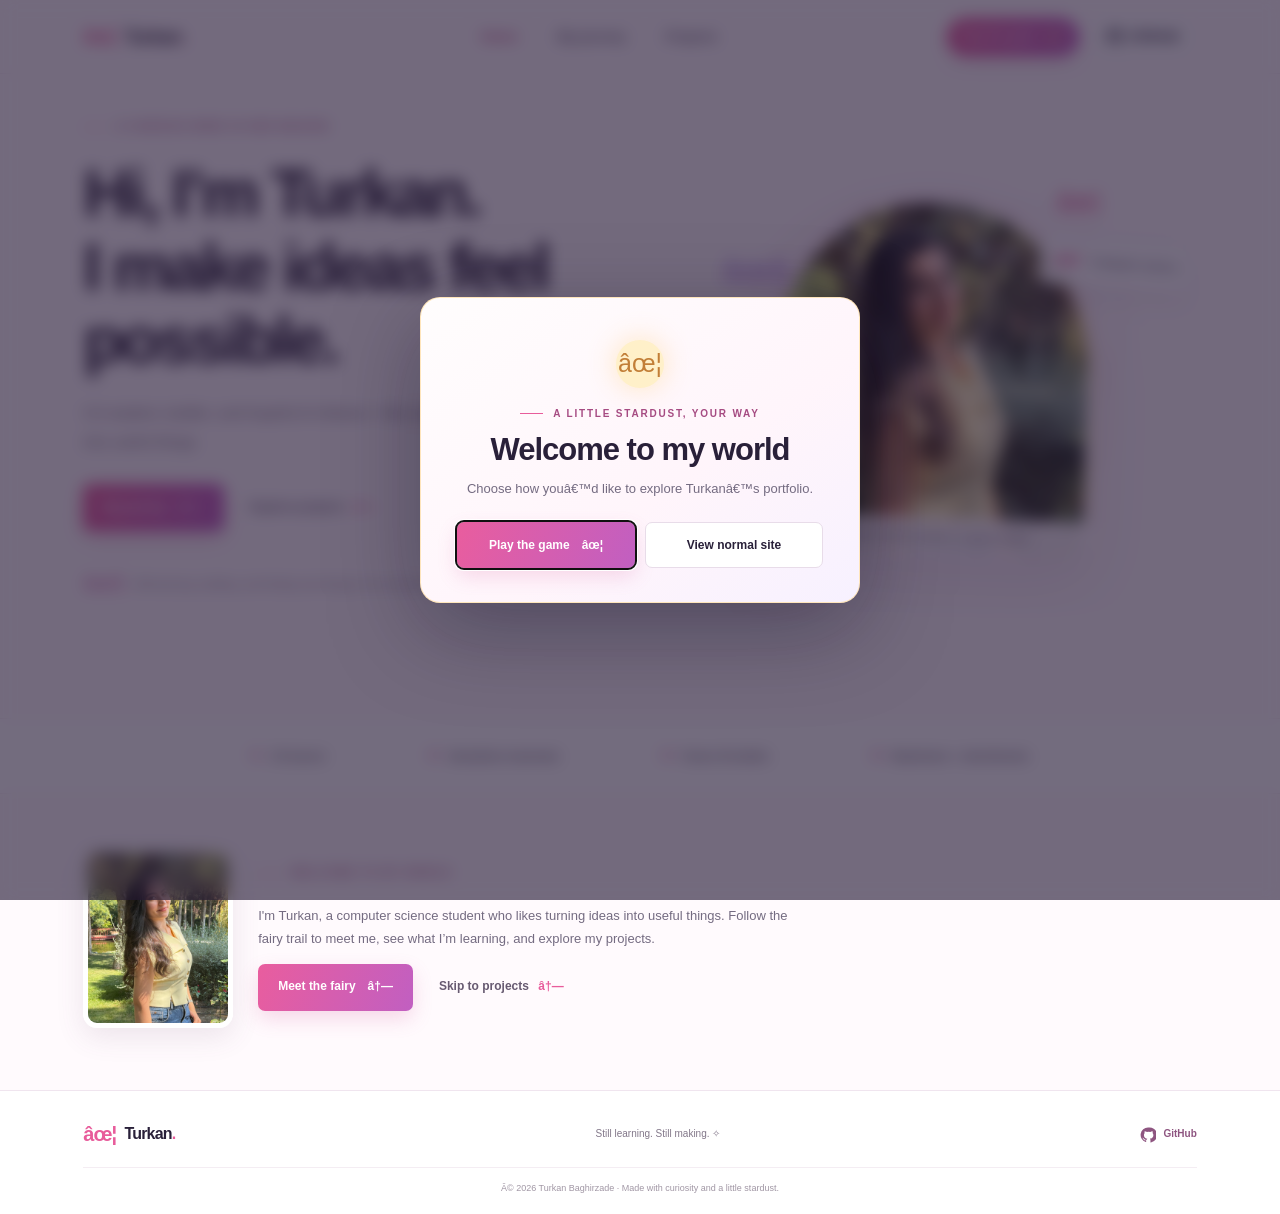
<file: index.html>
﻿<!doctype html>
<html lang="en">
  <head>
    <meta charset="utf-8">
    <meta name="viewport" content="width=device-width, initial-scale=1">
    <meta name="theme-color" content="#fff8fc">
    <meta name="description" content="Turkan Baghirzade's portfolio: computer science, creative projects, and a little stardust.">
    <title>Turkan Baghirzade | Portfolio</title>
    <link rel="icon" href="assets/fairy-avatar.svg" type="image/svg+xml">
    <link rel="stylesheet" href="styles.css?v=10">
    <script src="js/data.js?v=4" defer></script>
    <script src="script.js" defer></script>
  </head>
  <body class="normal-home">
    <a class="skip-link" href="#main">Skip to content</a>
    <header class="site-header">
      <a class="wordmark" href="index.html" aria-label="Turkan Baghirzade, home"><span class="wordmark-star" aria-hidden="true">âœ¦</span><span>Turkan<span class="wordmark-dot">.</span></span></a>
      <nav class="site-nav" aria-label="Main navigation">
        <a href="index.html" aria-current="page">Home</a>
        <a href="about.html">My journey</a>
        <a href="projects.html">Projects</a>
      </nav>
      <div class="header-actions">
        <a class="play-game-button" href="game.html">Play the game <span aria-hidden="true">âœ¦</span></a>
        <a class="github-link" href="#" data-href="footer.githubUrl" target="_blank" rel="noopener noreferrer" aria-label="Turkan on GitHub"><svg viewBox="0 0 24 24" aria-hidden="true"><path fill="currentColor" d="M12 .9a11.1 11.1 0 0 0-3.51 21.63c.56.1.76-.24.76-.54v-2.08c-3.1.67-3.75-1.32-3.75-1.32-.5-1.28-1.23-1.62-1.23-1.62-1.01-.69.08-.68.08-.68 1.12.08 1.71 1.15 1.71 1.15 1 .1.77 2.42 4.19 1.73.1-.72.39-1.21.7-1.49-2.48-.28-5.09-1.24-5.09-5.52 0-1.22.44-2.21 1.15-2.99-.12-.28-.5-1.42.11-2.95 0 0 .94-.3 3.05 1.14a10.6 10.6 0 0 1 5.55 0c2.11-1.44 3.05-1.14 3.05-1.14.61 1.53.23 2.67.11 2.95.72.78 1.15 1.77 1.15 2.99 0 4.29-2.61 5.24-5.1 5.51.4.35.75 1.03.75 2.08v3.08c0 .3.2.65.77.54A11.1 11.1 0 0 0 12 .9Z"/></svg><span>GitHub</span></a>
      </div>
    </header>
    <main id="main">
      <section class="hero section-wrap" aria-labelledby="home-title">
        <div class="hero-copy">
          <p class="eyebrow"><span class="eyebrow-line"></span><span data-copy="home.kicker"></span></p>
          <h1 id="home-title" data-copy="home.title"></h1>
          <p class="hero-intro" data-copy="home.intro"></p>
          <div class="hero-actions">
            <a class="button button-primary" href="about.html">My journey <span aria-hidden="true">â†—</span></a>
            <a class="text-link" href="projects.html">Explore projects <span aria-hidden="true">â†—</span></a>
          </div>
          <p class="hero-note"><span class="note-icon" aria-hidden="true">âœ§</span><span data-copy="home.note"></span></p>
        </div>
        <div class="hero-art">
          <span class="orbit orbit-one" aria-hidden="true"></span><span class="orbit orbit-two" aria-hidden="true"></span>
          <span class="sparkle sparkle-one" aria-hidden="true">âœ¦</span><span class="sparkle sparkle-two" aria-hidden="true">âœ§</span>
          <figure class="portrait-frame"><img src="picture/Turkan.jpeg" alt="Turkan outdoors, wearing a yellow top"><figcaption class="portrait-caption"><span class="status-dot" aria-hidden="true"></span> <span data-copy="home.caption"></span></figcaption></figure>
          <div class="floating-chip chip-code"><span aria-hidden="true">âŒ˜</span> Computer science</div>
          <div class="floating-chip chip-magic"><span aria-hidden="true">âœ¦</span> Ideas into useful things</div>
        </div>
      </section>
      <section class="intro-strip" aria-label="At a glance">
        <div><span class="strip-number">01</span><span data-copy="home.glance.0"></span></div>
        <div><span class="strip-number">02</span><span data-copy="home.glance.1"></span></div>
        <div><span class="strip-number">03</span><span data-copy="home.glance.2"></span></div>
        <div><span class="strip-number">04</span><span data-copy="home.glance.3"></span></div>
      </section>
      <section class="home-welcome section-wrap" aria-label="Portfolio introduction">
        <div class="home-identity">
          <img src="picture/Turkan.jpeg" alt="Turkan outdoors, wearing a yellow top">
          <div>
            <p class="eyebrow"><span class="eyebrow-line"></span><span data-copy="home.welcomeKicker"></span></p>
            <p data-copy="home.welcome"></p>
            <div class="hero-actions"><a class="button button-primary" href="game.html">Meet the fairy <span aria-hidden="true">â†—</span></a><a class="text-link" href="projects.html">Skip to projects <span aria-hidden="true">â†—</span></a></div>
          </div>
        </div>
      </section>
    </main>
    <footer class="site-footer">
      <div class="footer-inner"><a class="wordmark footer-mark" href="index.html"><span class="wordmark-star" aria-hidden="true">âœ¦</span><span>Turkan<span class="wordmark-dot">.</span></span></a><p data-copy="footer.tagline"></p><a class="footer-github" href="#" data-href="footer.githubUrl" target="_blank" rel="noopener noreferrer"><svg viewBox="0 0 24 24" aria-hidden="true"><path fill="currentColor" d="M12 .9a11.1 11.1 0 0 0-3.51 21.63c.56.1.76-.24.76-.54v-2.08c-3.1.67-3.75-1.32-3.75-1.32-.5-1.28-1.23-1.62-1.23-1.62-1.01-.69.08-.68.08-.68 1.12.08 1.71 1.15 1.71 1.15 1 .1.77 2.42 4.19 1.73.1-.72.39-1.21.7-1.49-2.48-.28-5.09-1.24-5.09-5.52 0-1.22.44-2.21 1.15-2.99-.12-.28-.5-1.42.11-2.95 0 0 .94-.3 3.05 1.14a10.6 10.6 0 0 1 5.55 0c2.11-1.44 3.05-1.14 3.05-1.14.61 1.53.23 2.67.11 2.95.72.78 1.15 1.77 1.15 2.99 0 4.29-2.61 5.24-5.1 5.51.4.35.75 1.03.75 2.08v3.08c0 .3.2.65.77.54A11.1 11.1 0 0 0 12 .9Z"/></svg><span>GitHub</span></a></div>
      <p class="copyright">Â© <span id="current-year">2026</span> <span data-copy="footer.copyright"></span></p>
    </footer>
    <div class="welcome-overlay" data-welcome-overlay hidden>
      <section class="welcome-card" role="dialog" aria-modal="true" aria-labelledby="welcome-title" aria-describedby="welcome-description">
        <span class="welcome-spark" aria-hidden="true">âœ¦</span>
        <p class="eyebrow"><span class="eyebrow-line"></span> A little stardust, your way</p>
        <h2 id="welcome-title">Welcome to my world</h2>
        <p id="welcome-description">Choose how youâ€™d like to explore Turkanâ€™s portfolio.</p>
        <div class="welcome-actions"><a class="button button-primary" data-choice="game" href="game.html">Play the game <span aria-hidden="true">âœ¦</span></a><button class="button welcome-classic" type="button" data-choice="classic">View normal site</button></div>
      </section>
    </div>
  </body>
</html>
</file>
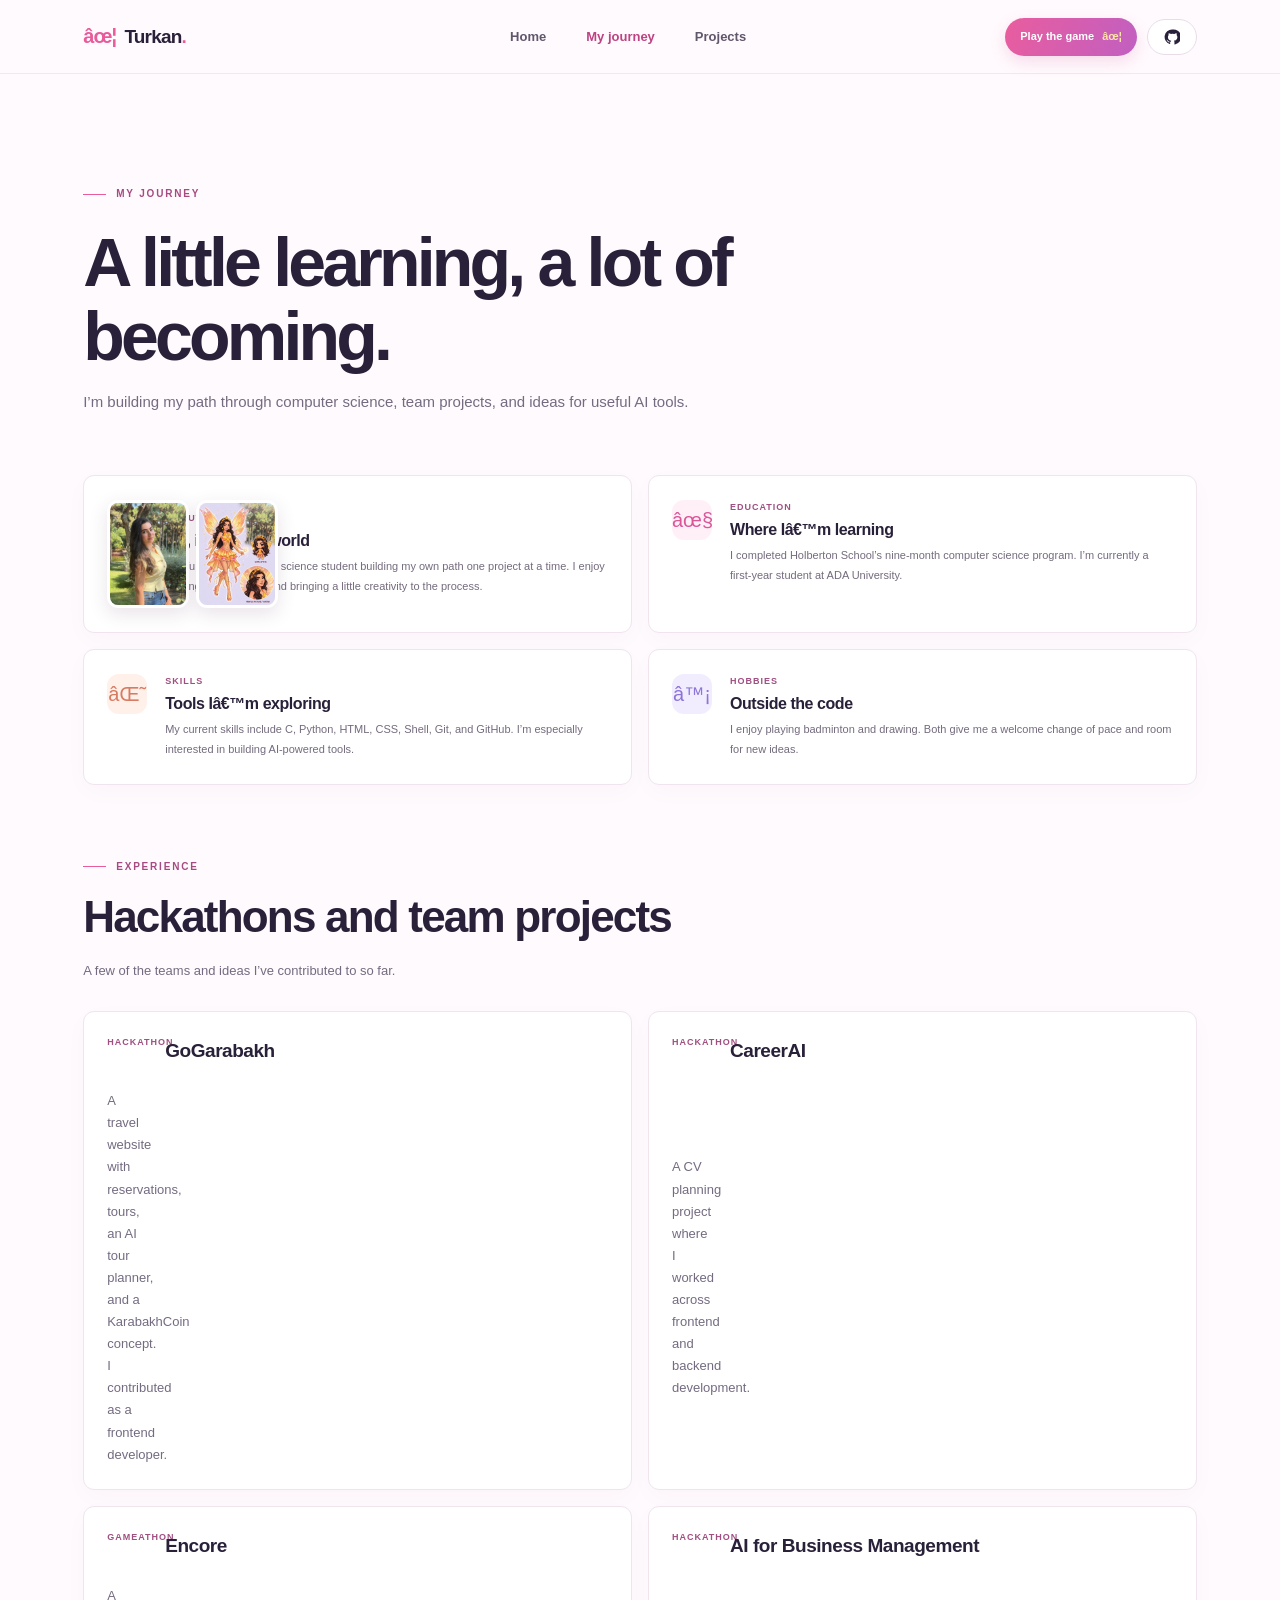
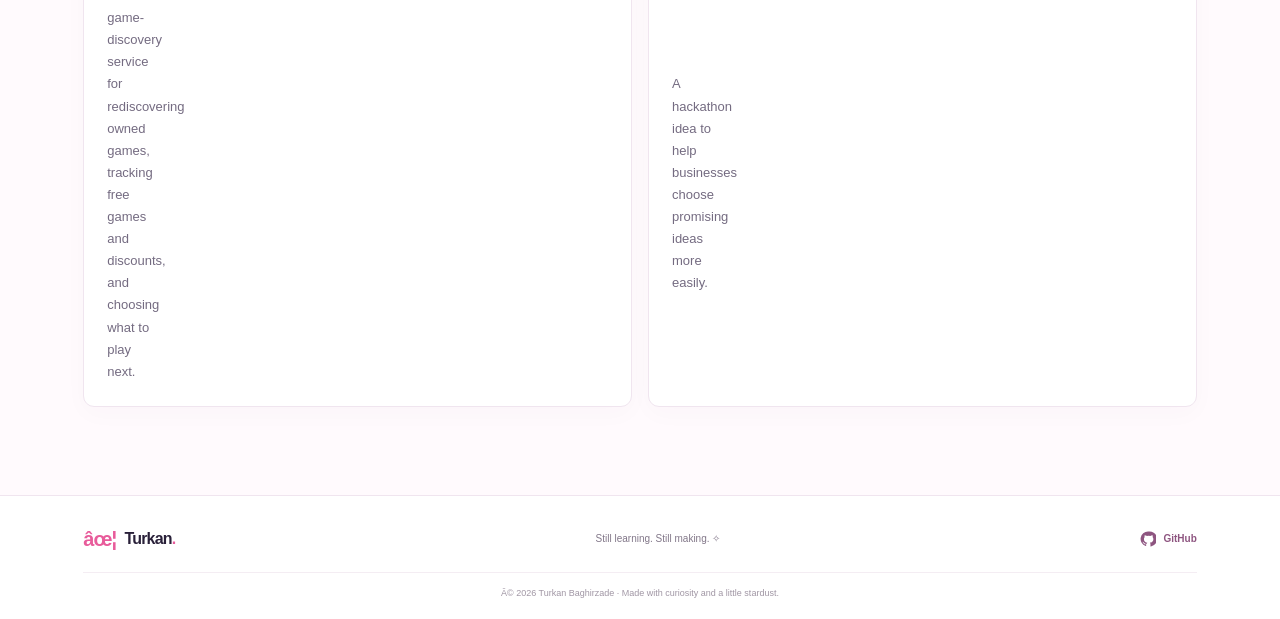
<file: about.html>
﻿<!doctype html>
<html lang="en">
  <head>
    <meta charset="utf-8">
    <meta name="viewport" content="width=device-width, initial-scale=1">
    <meta name="theme-color" content="#fff8fc">
    <meta name="description" content="Turkan Baghirzade's education, skills, hobbies, and hackathon experience.">
    <title>My Journey | Turkan Baghirzade</title>
    <link rel="icon" href="assets/fairy-avatar.svg" type="image/svg+xml">
    <link rel="stylesheet" href="styles.css?v=10">
    <script src="js/data.js?v=4" defer></script>
    <script src="script.js" defer></script>
  </head>
  <body class="classic-page">
    <a class="skip-link" href="#main">Skip to content</a>
    <header class="site-header">
      <a class="wordmark" href="index.html" aria-label="Turkan Baghirzade, home"><span class="wordmark-star" aria-hidden="true">âœ¦</span><span>Turkan<span class="wordmark-dot">.</span></span></a>
      <nav class="site-nav" aria-label="Main navigation">
        <a href="index.html">Home</a><a href="about.html" aria-current="page">My journey</a><a href="projects.html">Projects</a>
      </nav>
      <div class="header-actions">
        <a class="play-game-button" href="game.html">Play the game <span aria-hidden="true">âœ¦</span></a>
        <a class="github-link" href="#" data-href="footer.githubUrl" target="_blank" rel="noopener noreferrer" aria-label="Turkan on GitHub"><svg viewBox="0 0 24 24" aria-hidden="true"><path fill="currentColor" d="M12 .9a11.1 11.1 0 0 0-3.51 21.63c.56.1.76-.24.76-.54v-2.08c-3.1.67-3.75-1.32-3.75-1.32-.5-1.28-1.23-1.62-1.23-1.62-1.01-.69.08-.68.08-.68 1.12.08 1.71 1.15 1.71 1.15 1 .1.77 2.42 4.19 1.73.1-.72.39-1.21.7-1.49-2.48-.28-5.09-1.24-5.09-5.52 0-1.22.44-2.21 1.15-2.99-.12-.28-.5-1.42.11-2.95 0 0 .94-.3 3.05 1.14a10.6 10.6 0 0 1 5.55 0c2.11-1.44 3.05-1.14 3.05-1.14.61 1.53.23 2.67.11 2.95.72.78 1.15 1.77 1.15 2.99 0 4.29-2.61 5.24-5.1 5.51.4.35.75 1.03.75 2.08v3.08c0 .3.2.65.77.54A11.1 11.1 0 0 0 12 .9Z"/></svg></a>
      </div>
    </header>
    <main id="main">
      <section class="classic-page-hero section-wrap">
        <p class="eyebrow"><span class="eyebrow-line"></span><span data-copy="about.kicker"></span></p>
        <h1 data-copy="about.title"></h1>
        <p data-copy="about.intro"></p>
      </section>
      <section class="journey section-wrap page-section" aria-label="Education, skills, hobbies and experience">
        <div class="journey-layout">
          <div class="journey-story">
            <article class="story-card about-photo-card">
              <div class="identity-images"><div class="real-portrait"><img src="picture/Turkan.jpeg" alt="Turkan outdoors, wearing a yellow top"></div><img class="fairy-reference" src="picture/personality.jpeg" alt="Original sparkly fairy character concept"></div>
              <div><p class="card-kicker">About me</p><h2>Me, in the real world</h2><p data-copy="about.cards.0"></p></div>
            </article>
            <article class="story-card"><span class="story-icon" aria-hidden="true">âœ§</span><div><p class="card-kicker">Education</p><h2>Where Iâ€™m learning</h2><p data-copy="about.cards.1"></p></div></article>
            <article class="story-card"><span class="story-icon story-icon-peach" aria-hidden="true">âŒ˜</span><div><p class="card-kicker">Skills</p><h2>Tools Iâ€™m exploring</h2><p data-copy="about.cards.2"></p></div></article>
            <article class="story-card"><span class="story-icon story-icon-lilac" aria-hidden="true">â™¡</span><div><p class="card-kicker">Hobbies</p><h2>Outside the code</h2><p data-copy="about.cards.3"></p></div></article>
          </div>
        </div>
      </section>
      <section class="classic-hackathons section-wrap" aria-labelledby="hackathons-title">
        <div class="section-heading"><p class="eyebrow"><span class="eyebrow-line"></span>Experience</p><h2 class="page-title" id="hackathons-title" data-copy="about.hackathonsTitle"></h2><p class="section-lead" data-copy="about.hackathonsIntro"></p></div>
        <div class="hackathon-grid">
          <article class="story-card"><p class="card-kicker">Hackathon</p><h3 data-copy="about.hackathons.0.title"></h3><p data-copy="about.hackathons.0.text"></p></article>
          <article class="story-card"><p class="card-kicker">Hackathon</p><h3 data-copy="about.hackathons.1.title"></h3><p data-copy="about.hackathons.1.text"></p></article>
          <article class="story-card"><p class="card-kicker">Gameathon</p><h3 data-copy="about.hackathons.2.title"></h3><p data-copy="about.hackathons.2.text"></p></article>
          <article class="story-card"><p class="card-kicker">Hackathon</p><h3 data-copy="about.hackathons.3.title"></h3><p data-copy="about.hackathons.3.text"></p></article>
        </div>
      </section>
    </main>
    <footer class="site-footer">
      <div class="footer-inner"><a class="wordmark footer-mark" href="index.html"><span class="wordmark-star" aria-hidden="true">âœ¦</span><span>Turkan<span class="wordmark-dot">.</span></span></a><p data-copy="footer.tagline"></p><a class="footer-github" href="#" data-href="footer.githubUrl" target="_blank" rel="noopener noreferrer"><svg viewBox="0 0 24 24" aria-hidden="true"><path fill="currentColor" d="M12 .9a11.1 11.1 0 0 0-3.51 21.63c.56.1.76-.24.76-.54v-2.08c-3.1.67-3.75-1.32-3.75-1.32-.5-1.28-1.23-1.62-1.23-1.62-1.01-.69.08-.68.08-.68 1.12.08 1.71 1.15 1.71 1.15 1 .1.77 2.42 4.19 1.73.1-.72.39-1.21.7-1.49-2.48-.28-5.09-1.24-5.09-5.52 0-1.22.44-2.21 1.15-2.99-.12-.28-.5-1.42.11-2.95 0 0 .94-.3 3.05 1.14a10.6 10.6 0 0 1 5.55 0c2.11-1.44 3.05-1.14 3.05-1.14.61 1.53.23 2.67.11 2.95.72.78 1.15 1.77 1.15 2.99 0 4.29-2.61 5.24-5.1 5.51.4.35.75 1.03.75 2.08v3.08c0 .3.2.65.77.54A11.1 11.1 0 0 0 12 .9Z"/></svg><span data-copy="footer.githubLabel"></span></a></div>
      <p class="copyright">Â© <span id="current-year">2026</span> <span data-copy="footer.copyright"></span></p>
    </footer>
  </body>
</html>
</file>
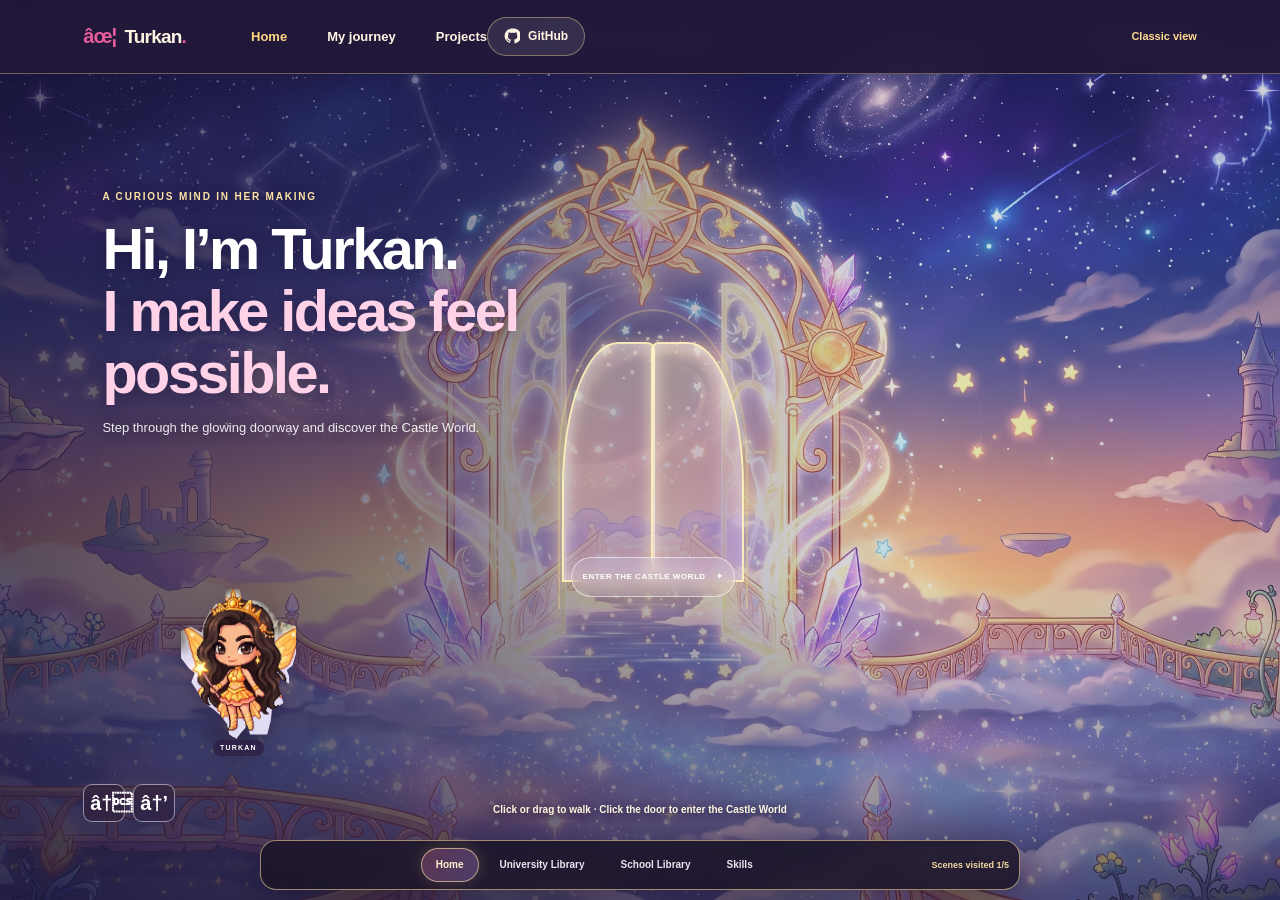
<file: game.html>
﻿<!doctype html>
<html lang="en">
  <head>
    <meta charset="utf-8">
    <meta name="viewport" content="width=device-width, initial-scale=1">
    <meta name="theme-color" content="#fff8fc">
    <meta name="description" content="Turkan Baghirzade's portfolio: computer science, creative projects, and a little stardust.">
    <title>Turkan Baghirzade | Starlight Portfolio</title>
    <link rel="icon" href="assets/fairy-avatar.svg" type="image/svg+xml">
    <link rel="stylesheet" href="styles.css?v=10">
    <script src="js/data.js?v=4" defer></script>
    <script src="script.js" defer></script>
    <script src="home-scene.js?v=4" defer></script>
  </head>
  <body data-stage="home" data-next="about.html">
    <a class="skip-link" href="#main">Skip to content</a>
    <header class="site-header">
      <a class="wordmark" href="index.html" aria-label="Turkan Baghirzade, home">
        <span class="wordmark-star" aria-hidden="true">âœ¦</span>
        <span>Turkan<span class="wordmark-dot">.</span></span>
      </a>
      <nav class="site-nav" aria-label="Main navigation">
        <a href="game.html" aria-current="page">Home</a>
        <a href="about.html">My journey</a>
        <a href="projects.html">Projects</a>
      </nav>
      <a class="github-link" href="#" data-href="footer.githubUrl" target="_blank" rel="noopener noreferrer">
        <svg viewBox="0 0 24 24" aria-hidden="true"><path fill="currentColor" d="M12 .9a11.1 11.1 0 0 0-3.51 21.63c.56.1.76-.24.76-.54v-2.08c-3.1.67-3.75-1.32-3.75-1.32-.5-1.28-1.23-1.62-1.23-1.62-1.01-.69.08-.68.08-.68 1.12.08 1.71 1.15 1.71 1.15 1 .1.77 2.42 4.19 1.73.1-.72.39-1.21.7-1.49-2.48-.28-5.09-1.24-5.09-5.52 0-1.22.44-2.21 1.15-2.99-.12-.28-.5-1.42.11-2.95 0 0 .94-.3 3.05 1.14a10.6 10.6 0 0 1 5.55 0c2.11-1.44 3.05-1.14 3.05-1.14.61 1.53.23 2.67.11 2.95.72.78 1.15 1.77 1.15 2.99 0 4.29-2.61 5.24-5.1 5.51.4.35.75 1.03.75 2.08v3.08c0 .3.2.65.77.54A11.1 11.1 0 0 0 12 .9Z"/></svg> GitHub
      </a>
      <a class="classic-link" href="index.html">Classic view</a>
    </header>

    <main id="main">
      <section class="game-stage" aria-labelledby="stage-title">
        <div class="game-hud">
          <span class="world-badge">WORLD 01 <span aria-hidden="true">âœ¦</span></span>
          <span class="hud-title" data-copy="home.gameTitle"></span>
          <span class="hud-progress">HOME <span aria-hidden="true">â€¢</span> 01 / 05</span>
        </div>
        <div class="stage-copy">
          <p class="stage-kicker" data-copy="home.kicker"></p>
          <h1 id="stage-title" data-copy="home.title"></h1>
          <p data-copy="home.intro"></p>
          <a class="stage-link" href="about.html" data-game-link><span data-copy="home.gameLink"></span> <span aria-hidden="true">â†—</span></a>
        </div>
        <div class="fairy-player" data-player role="img" aria-label="Turkanâ€™s sparkly fairy character from her concept art">
          <img src="assets/turkan-fairy.png" alt="">
          <span class="player-name">TURKAN</span>
        </div>
        <div class="stage-controls" aria-label="Fairy movement controls">
          <button type="button" class="move-button" data-move="left" aria-label="Move fairy left">â†</button>
          <button type="button" class="move-button" data-move="right" aria-label="Move fairy right">â†’</button>
        </div>
        <p class="controls-hint" id="controls-hint">Move with â† â†’ or A / D Â· Move your pointer for magic</p>
        <a class="edge-hint" href="about.html" data-game-link>Next world <span aria-hidden="true">â†’</span></a>
        <p class="stage-live" aria-live="polite"></p>
      </section>
    </main>

    <footer class="site-footer">
      <div class="footer-inner">
        <a class="wordmark footer-mark" href="index.html"><span class="wordmark-star" aria-hidden="true">âœ¦</span><span>Turkan<span class="wordmark-dot">.</span></span></a>
        <p data-copy="footer.tagline"></p>
        <a class="footer-github" href="#" data-href="footer.githubUrl" target="_blank" rel="noopener noreferrer">Find me on GitHub â†—</a>
      </div>
      <p class="copyright">Â© <span id="current-year">2026</span> <span data-copy="footer.copyright"></span></p>
    </footer>
  </body>
</html>
</file>
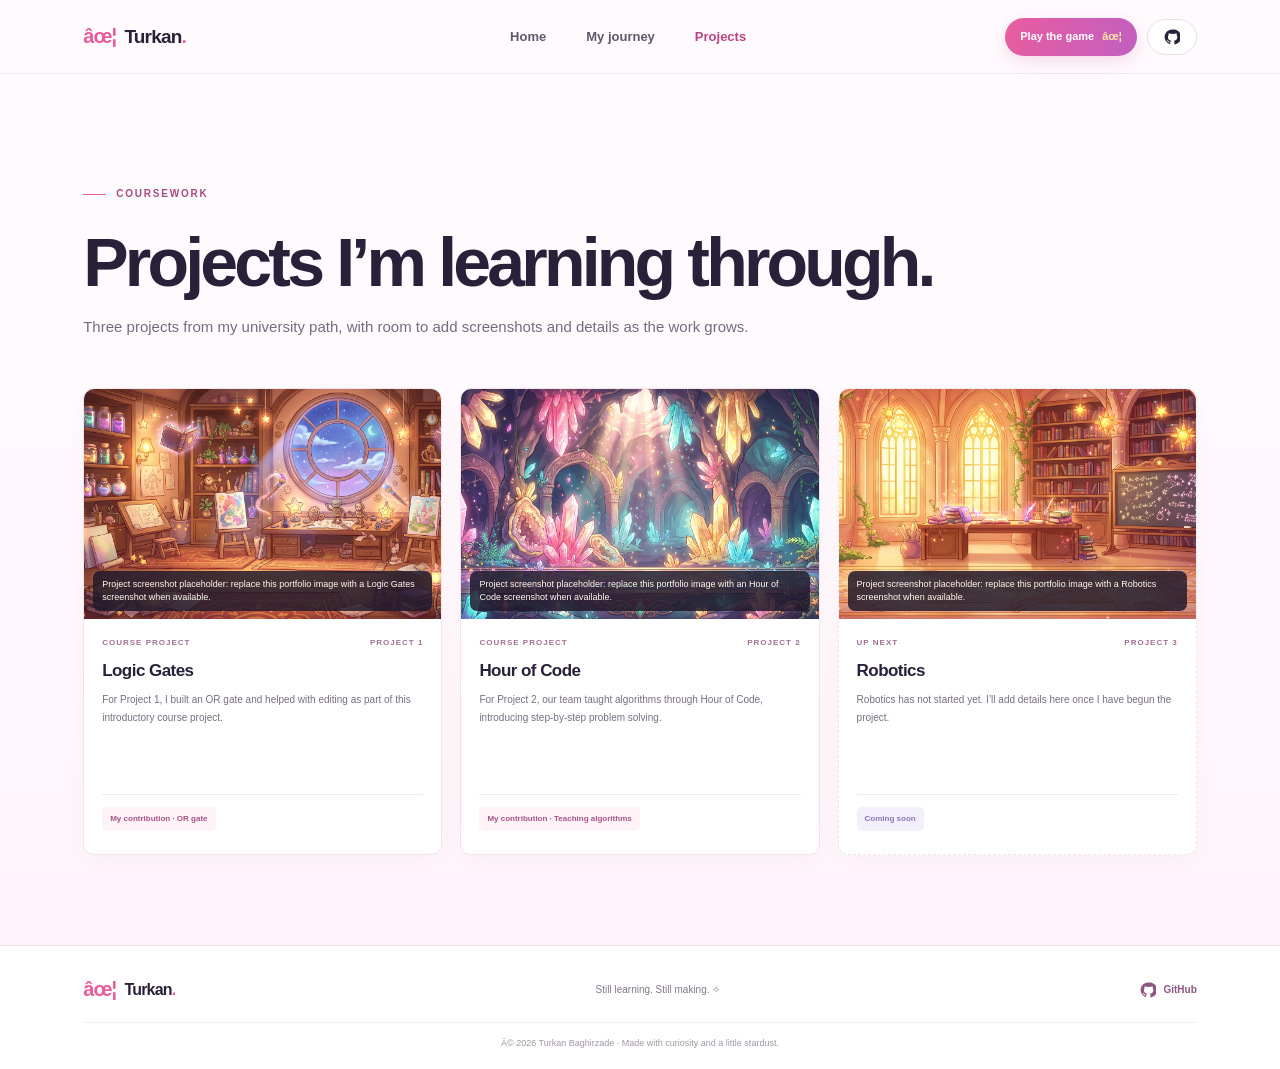
<file: projects.html>
﻿<!doctype html>
<html lang="en">
  <head>
    <meta charset="utf-8">
    <meta name="viewport" content="width=device-width, initial-scale=1">
    <meta name="theme-color" content="#fff8fc">
    <meta name="description" content="Course projects by Turkan Baghirzade: Logic Gates, Hour of Code, and Robotics.">
    <title>Projects | Turkan Baghirzade</title>
    <link rel="icon" href="assets/fairy-avatar.svg" type="image/svg+xml">
    <link rel="stylesheet" href="styles.css?v=10">
    <script src="js/data.js?v=4" defer></script>
    <script src="script.js" defer></script>
  </head>
  <body class="classic-page">
    <a class="skip-link" href="#main">Skip to content</a>
    <header class="site-header">
      <a class="wordmark" href="index.html" aria-label="Turkan Baghirzade, home"><span class="wordmark-star" aria-hidden="true">âœ¦</span><span>Turkan<span class="wordmark-dot">.</span></span></a>
      <nav class="site-nav" aria-label="Main navigation"><a href="index.html">Home</a><a href="about.html">My journey</a><a href="projects.html" aria-current="page">Projects</a></nav>
      <div class="header-actions">
        <a class="play-game-button" href="game.html">Play the game <span aria-hidden="true">âœ¦</span></a>
        <a class="github-link" href="#" data-href="footer.githubUrl" target="_blank" rel="noopener noreferrer" aria-label="Turkan on GitHub"><svg viewBox="0 0 24 24" aria-hidden="true"><path fill="currentColor" d="M12 .9a11.1 11.1 0 0 0-3.51 21.63c.56.1.76-.24.76-.54v-2.08c-3.1.67-3.75-1.32-3.75-1.32-.5-1.28-1.23-1.62-1.23-1.62-1.01-.69.08-.68.08-.68 1.12.08 1.71 1.15 1.71 1.15 1 .1.77 2.42 4.19 1.73.1-.72.39-1.21.7-1.49-2.48-.28-5.09-1.24-5.09-5.52 0-1.22.44-2.21 1.15-2.99-.12-.28-.5-1.42.11-2.95 0 0 .94-.3 3.05 1.14a10.6 10.6 0 0 1 5.55 0c2.11-1.44 3.05-1.14 3.05-1.14.61 1.53.23 2.67.11 2.95.72.78 1.15 1.77 1.15 2.99 0 4.29-2.61 5.24-5.1 5.51.4.35.75 1.03.75 2.08v3.08c0 .3.2.65.77.54A11.1 11.1 0 0 0 12 .9Z"/></svg></a>
      </div>
    </header>
    <main id="main">
      <section class="classic-page-hero section-wrap">
        <p class="eyebrow"><span class="eyebrow-line"></span><span data-copy="projectsPage.kicker"></span></p>
        <h1 data-copy="projectsPage.title"></h1>
        <p data-copy="projectsPage.intro"></p>
      </section>
      <section class="projects-section classic-projects" aria-label="Course projects">
        <div class="section-wrap">
          <div class="project-grid classic-project-grid">
            <article class="project-card">
              <div class="project-image-wrap"><img class="project-screenshot" data-image="projects.0.image" data-image-alt="projects.0.imageAlt" src="picture/projects.jpeg" alt=""><p data-copy="projects.0.screenshotNote"></p></div>
              <div class="project-content"><div class="project-meta"><span data-copy="projectsPage.courseProject"></span><span data-copy="projectsPage.projectOne"></span></div><h2 data-copy="projects.0.title"></h2><p data-copy="projects.0.description"></p><div class="project-footer"><span class="role-badge" data-copy="projects.0.role"></span></div></div>
            </article>
            <article class="project-card">
              <div class="project-image-wrap"><img class="project-screenshot" data-image="projects.1.image" data-image-alt="projects.1.imageAlt" src="picture/skills.jpeg" alt=""><p data-copy="projects.1.screenshotNote"></p></div>
              <div class="project-content"><div class="project-meta"><span data-copy="projectsPage.courseProject"></span><span data-copy="projectsPage.projectTwo"></span></div><h2 data-copy="projects.1.title"></h2><p data-copy="projects.1.description"></p><div class="project-footer"><span class="role-badge" data-copy="projects.1.role"></span></div></div>
            </article>
            <article class="project-card project-upcoming">
              <div class="project-image-wrap"><img class="project-screenshot" data-image="projects.2.image" data-image-alt="projects.2.imageAlt" src="picture/library.jpeg" alt=""><p data-copy="projects.2.screenshotNote"></p></div>
              <div class="project-content"><div class="project-meta"><span data-copy="projectsPage.upNext"></span><span data-copy="projectsPage.projectThree"></span></div><h2 data-copy="projects.2.title"></h2><p data-copy="projects.2.description"></p><div class="project-footer"><span class="role-badge upcoming-badge" data-copy="projects.2.role"></span></div></div>
            </article>
          </div>
        </div>
      </section>
    </main>
    <footer class="site-footer">
      <div class="footer-inner"><a class="wordmark footer-mark" href="index.html"><span class="wordmark-star" aria-hidden="true">âœ¦</span><span>Turkan<span class="wordmark-dot">.</span></span></a><p data-copy="footer.tagline"></p><a class="footer-github" href="#" data-href="footer.githubUrl" target="_blank" rel="noopener noreferrer"><svg viewBox="0 0 24 24" aria-hidden="true"><path fill="currentColor" d="M12 .9a11.1 11.1 0 0 0-3.51 21.63c.56.1.76-.24.76-.54v-2.08c-3.1.67-3.75-1.32-3.75-1.32-.5-1.28-1.23-1.62-1.23-1.62-1.01-.69.08-.68.08-.68 1.12.08 1.71 1.15 1.71 1.15 1 .1.77 2.42 4.19 1.73.1-.72.39-1.21.7-1.49-2.48-.28-5.09-1.24-5.09-5.52 0-1.22.44-2.21 1.15-2.99-.12-.28-.5-1.42.11-2.95 0 0 .94-.3 3.05 1.14a10.6 10.6 0 0 1 5.55 0c2.11-1.44 3.05-1.14 3.05-1.14.61 1.53.23 2.67.11 2.95.72.78 1.15 1.77 1.15 2.99 0 4.29-2.61 5.24-5.1 5.51.4.35.75 1.03.75 2.08v3.08c0 .3.2.65.77.54A11.1 11.1 0 0 0 12 .9Z"/></svg><span data-copy="footer.githubLabel"></span></a></div>
      <p class="copyright">Â© <span id="current-year">2026</span> <span data-copy="footer.copyright"></span></p>
    </footer>
  </body>
</html>
</file>
<file: styles.css>
:root {
  color-scheme: light;
  --ink: #292039;
  --muted: #746b81;
  --pink: #e85c9b;
  --pink-dark: #bd4383;
  --lilac: #8970d9;
  --peach: #ffb99f;
  --paper: #fffafd;
  --line: #f0e5f0;
  --display: 'Trebuchet MS', Arial, sans-serif;
  --body: 'Segoe UI', Arial, sans-serif;
}

* { box-sizing: border-box; }
html { scroll-behavior: smooth; scroll-padding-top: 88px; }
body { margin: 0; background: var(--paper); color: var(--ink); font-family: var(--body); font-size: 15px; line-height: 1.65; }
a { color: inherit; }
button { font: inherit; }
.skip-link { position: fixed; z-index: 20; top: 10px; left: 10px; transform: translateY(-150%); padding: 10px 14px; border-radius: 8px; background: var(--ink); color: white; }
.skip-link:focus { transform: translateY(0); }
.site-header { position: sticky; z-index: 10; top: 0; display: flex; height: 74px; align-items: center; justify-content: space-between; padding: 0 max(calc((100vw - 1180px) / 2), 6.5vw); border-bottom: 1px solid rgba(240, 229, 240, .82); background: rgba(255, 250, 253, .91); backdrop-filter: blur(16px); }
.wordmark { display: inline-flex; align-items: center; gap: 8px; color: var(--ink); font-family: var(--display); font-size: 19px; font-weight: 800; letter-spacing: -.8px; text-decoration: none; }
.wordmark-star { color: var(--pink); font-size: 20px; }
.wordmark-dot { color: var(--pink); }
.site-nav { display: flex; gap: 40px; margin-left: 65px; }
.site-nav a { color: #61576d; font-size: 13px; font-weight: 600; text-decoration: none; transition: color .2s ease; }
.site-nav a:hover, .site-nav a:focus-visible { color: var(--pink-dark); }
.site-nav a[aria-current="page"] { color: var(--pink-dark); }
.github-link { display: flex; align-items: center; gap: 8px; padding: 9px 16px; border: 1px solid #e8dce9; border-radius: 30px; background: #fff; color: var(--ink); font-size: 12px; font-weight: 700; text-decoration: none; transition: border-color .2s ease, transform .2s ease; }
.github-link:hover { transform: translateY(-2px); border-color: var(--pink); }
.github-link span { font-size: 15px; }
.section-wrap { width: min(1120px, 87%); margin: 0 auto; }
.hero { position: relative; display: grid; min-height: 644px; grid-template-columns: 1.02fr .98fr; align-items: center; gap: 26px; padding-top: 34px; padding-bottom: 78px; }
.hero-copy { position: relative; z-index: 1; padding-bottom: 18px; }
.eyebrow { display: flex; align-items: center; gap: 10px; margin: 0 0 22px; color: #a64b82; font-size: 10px; font-weight: 700; letter-spacing: 1.8px; text-transform: uppercase; }
.eyebrow-line { display: inline-block; width: 23px; height: 1px; background: var(--pink); }
h1, h2, h3, p { margin-top: 0; }
h1, h2, h3 { font-family: var(--display); }
h1 { margin-bottom: 22px; font-size: clamp(44px, 5.2vw, 68px); font-weight: 800; letter-spacing: -3.8px; line-height: 1.1; }
.page-title { margin-bottom: 16px; }
.gradient-text { background: linear-gradient(95deg, #dc5997 10%, #9a6bd6 92%); background-clip: text; -webkit-text-fill-color: transparent; }
.hero-intro { max-width: 430px; margin-bottom: 28px; color: #716779; font-size: 15px; line-height: 1.9; }
.hero-actions { display: flex; align-items: center; gap: 26px; }
.button { display: inline-flex; min-height: 47px; align-items: center; justify-content: center; gap: 12px; padding: 0 20px; border-radius: 7px; font-size: 12px; font-weight: 700; text-decoration: none; transition: transform .2s ease, box-shadow .2s ease; }
.button-primary { background: linear-gradient(110deg, #e95d9e, #c15fc1); box-shadow: 0 8px 20px rgba(211, 81, 151, .2); color: white; }
.button-primary:hover { transform: translateY(-2px); box-shadow: 0 10px 24px rgba(211, 81, 151, .3); }
.text-link { color: #675a71; font-size: 12px; font-weight: 700; text-decoration: none; }
.text-link span { margin-left: 6px; color: var(--pink); }
.hero-note { display: flex; align-items: center; gap: 9px; margin-top: 36px; color: #887b8d; font-size: 11px; }
.note-icon { color: #d26aad; font-size: 20px; }
.hero-art { position: relative; display: grid; min-height: 480px; place-items: center; overflow: hidden; }
.portrait-frame { position: relative; z-index: 1; width: min(340px, 75%); padding: 11px 11px 0; overflow: hidden; border: 1px solid #f1deed; border-radius: 48% 48% 28px 28px; background: linear-gradient(155deg, #f8e9f8, #fff1e9 74%); box-shadow: 0 25px 65px rgba(160, 104, 151, .13); transform: rotate(2deg); }
.portrait-frame img { display: block; width: 100%; aspect-ratio: 1 / 1.12; object-fit: cover; border-radius: 48% 48% 18px 18px; }
.portrait-caption { position: absolute; right: 0; bottom: 0; left: 0; display: flex; align-items: center; justify-content: center; gap: 8px; padding: 12px 5px 13px; background: rgba(255, 250, 253, .92); color: #716779; font-size: 9px; font-weight: 600; letter-spacing: .2px; }
.status-dot { width: 6px; height: 6px; border-radius: 50%; background: #85bd8b; box-shadow: 0 0 0 3px #e6f4e7; }
.orbit { position: absolute; border: 1px solid rgba(216, 145, 197, .37); border-radius: 50%; }
.orbit-one { width: 430px; height: 285px; transform: rotate(-35deg); }
.orbit-two { width: 390px; height: 320px; border-color: rgba(244, 181, 155, .42); transform: rotate(42deg); }
.sparkle { position: absolute; z-index: 2; color: var(--pink); text-shadow: 0 4px 14px rgba(226, 96, 163, .25); }
.sparkle-one { top: 47px; right: 18%; font-size: 25px; }
.sparkle-two { top: 110px; left: 11%; color: #b393e8; font-size: 32px; }
.sparkle-three { right: 10%; bottom: 98px; color: #f1a278; font-size: 22px; }
.floating-chip { position: absolute; z-index: 3; display: flex; align-items: center; gap: 7px; padding: 10px 13px; border: 1px solid rgba(241, 220, 237, .9); border-radius: 9px; background: rgba(255, 255, 255, .91); box-shadow: 0 9px 30px rgba(96, 68, 96, .08); color: #61576d; font-size: 10px; font-weight: 700; }
.floating-chip span { color: var(--pink); font-size: 16px; }
.chip-code { top: 22%; right: 1%; transform: rotate(4deg); }
.chip-magic { bottom: 17%; left: 1%; transform: rotate(-4deg); }
.scroll-cue { position: absolute; bottom: 20px; left: 0; display: flex; align-items: center; gap: 10px; color: #94899a; font-size: 8px; font-weight: 700; letter-spacing: 1.5px; text-decoration: none; }
.scroll-cue span { width: 23px; height: 1px; background: #d8a2c6; }
.game-stage { position: relative; height: clamp(480px, 58vw, 680px); min-height: 480px; overflow: hidden; isolation: isolate; background-color: #32274e; background-image: linear-gradient(90deg, rgba(27, 21, 54, .74) 0%, rgba(35, 25, 62, .48) 39%, rgba(35, 25, 62, .12) 72%, rgba(35, 25, 62, .2) 100%), linear-gradient(0deg, rgba(30, 21, 51, .5), transparent 36%), var(--stage-image); background-position: center; background-size: cover; background-repeat: no-repeat; color: #fff; animation: stage-arrive .45s ease-out both; }
@keyframes stage-arrive { from { opacity: .35; } to { opacity: 1; } }
.game-hud { position: absolute; z-index: 7; top: 22px; right: 6.5%; left: 6.5%; display: flex; align-items: center; justify-content: space-between; gap: 12px; }
.world-badge, .hud-progress { padding: 8px 12px; border: 1px solid rgba(255,255,255,.32); border-radius: 30px; background: rgba(36, 24, 58, .38); color: #fff; font-size: 9px; font-weight: 800; letter-spacing: 1px; backdrop-filter: blur(7px); }
.world-badge span { margin-left: 5px; color: #ffda83; }
.hud-title { color: #fff; font-family: var(--display); font-size: 13px; font-weight: 700; text-shadow: 0 2px 9px rgba(0,0,0,.4); }
.hud-progress { font-size: 8px; }
.hud-progress span { padding: 0 5px; color: #ffda83; }
.stage-copy { position: absolute; z-index: 5; top: 23%; left: 8%; width: min(440px, 42%); text-shadow: 0 2px 16px rgba(18, 12, 42, .42); }
.stage-kicker { margin-bottom: 12px; color: #ffe2a2; font-size: 10px; font-weight: 800; letter-spacing: 1.8px; text-transform: uppercase; }
.stage-copy h1 { margin-bottom: 13px; color: #fff; font-size: clamp(36px, 4.5vw, 58px); letter-spacing: -2.5px; line-height: 1.08; }
.stage-copy h1 span { color: #ffd2e8; }
.stage-copy > p:not(.stage-kicker) { max-width: 390px; margin-bottom: 20px; color: rgba(255,255,255,.9); font-size: 13px; line-height: 1.7; }
.stage-link, .portal-label { display: inline-flex; min-height: 40px; align-items: center; gap: 10px; padding: 0 16px; border: 1px solid rgba(255,255,255,.54); border-radius: 30px; background: rgba(255,255,255,.17); box-shadow: 0 0 24px rgba(255,218,131,.2); color: #fff; font-size: 10px; font-weight: 800; letter-spacing: .5px; text-decoration: none; backdrop-filter: blur(8px); transition: background .2s ease, box-shadow .2s ease, transform .2s ease; }
.stage-link:hover, .stage-link:focus-visible, .portal-door:hover .portal-label, .portal-door:focus-visible .portal-label { transform: translateY(-2px); background: rgba(255,255,255,.3); box-shadow: 0 0 32px rgba(255,218,131,.5); }
.fairy-player { position: absolute; z-index: 6; bottom: 60px; left: 0; display: grid; width: 98px; justify-items: center; will-change: transform; filter: drop-shadow(0 7px 8px rgba(35, 22, 46, .32)); transition: filter .2s ease; }
.fairy-player img { display: block; width: 115px; height: 150px; object-fit: fill; clip-path: polygon(39% 0, 51% 0, 53% 7%, 69% 8%, 77% 13%, 84% 21%, 100% 25%, 100% 43%, 97% 51%, 92% 54%, 94% 58%, 94% 63%, 86% 60%, 85% 65%, 89% 76%, 79% 81%, 78% 88%, 75% 97%, 60% 97%, 58% 91%, 52% 96%, 48% 100%, 42% 97%, 40% 90%, 34% 84%, 28% 80%, 20% 76%, 14% 68%, 9% 62%, 12% 56%, 7% 53%, 0 46%, 0 28%, 8% 25%, 18% 29%, 20% 22%, 25% 15%, 30% 10%, 38% 9%); animation: fairy-float 1.8s ease-in-out infinite; }
.fairy-player.is-moving img { animation-duration: .65s; }
.fairy-player.faces-left img { animation-name: fairy-float-left; }
.player-name { margin-top: 1px; padding: 2px 7px; border-radius: 20px; background: rgba(45, 28, 63, .67); color: #fff; font-size: 7px; font-weight: 800; letter-spacing: 1.2px; }
@keyframes fairy-float { 0%,100% { transform: translateY(0) rotate(-2deg); } 50% { transform: translateY(-6px) rotate(2deg); } }
@keyframes fairy-float-left { 0%,100% { transform: translateY(0) rotate(-2deg) scaleX(-1); } 50% { transform: translateY(-6px) rotate(2deg) scaleX(-1); } }
.stage-controls { position: absolute; z-index: 8; bottom: 16px; left: 6.5%; display: flex; gap: 8px; }
.move-button { display: grid; width: 42px; height: 38px; place-items: center; border: 1px solid rgba(255,255,255,.5); border-radius: 9px; background: rgba(40, 27, 58, .45); color: #fff; cursor: pointer; font-size: 20px; font-weight: 700; backdrop-filter: blur(8px); touch-action: none; }
.move-button:hover, .move-button:focus-visible, .move-button.is-active { background: rgba(224, 96, 163, .76); }
.controls-hint { position: absolute; z-index: 7; right: 19%; bottom: 21px; left: 19%; margin: 0; color: rgba(255,255,255,.9); font-size: 9px; text-align: center; text-shadow: 0 1px 5px rgba(0,0,0,.7); }
.edge-hint { position: absolute; z-index: 7; right: 2%; bottom: 48%; display: flex; align-items: center; gap: 7px; padding: 9px 11px; border: 1px solid rgba(255,255,255,.45); border-radius: 22px; background: rgba(35, 24, 56, .42); color: #fff; font-size: 9px; font-weight: 700; text-decoration: none; backdrop-filter: blur(8px); }
.edge-hint:hover { background: rgba(214, 88, 158, .78); }
.stage-live { position: absolute; width: 1px; height: 1px; overflow: hidden; clip: rect(0, 0, 0, 0); white-space: nowrap; }
.magic-trail { position: fixed; z-index: 40; pointer-events: none; color: #fff1ad; text-shadow: 0 0 12px #fff, 0 0 22px #ff9fdf; animation: magic-pop .72s ease-out forwards; }
@keyframes magic-pop { from { opacity: .95; transform: translate(-50%,-50%) scale(.6) rotate(0); } to { opacity: 0; transform: translate(-50%,-150%) scale(1.7) rotate(90deg); } }
.portal-door { position: absolute; z-index: 5; top: 51%; left: 51%; display: grid; width: clamp(100px, 15vw, 190px); height: clamp(150px, 26vw, 300px); place-items: end center; border-radius: 50% 50% 8px 8px; color: white; text-decoration: none; transform: translate(-50%, -50%); }
.portal-ring { position: absolute; inset: 0; border: 2px solid rgba(255, 227, 156, .6); border-bottom: 0; border-radius: 50% 50% 0 0; box-shadow: 0 0 28px rgba(254, 209, 255, .46), inset 0 0 26px rgba(255, 244, 202, .32); opacity: .55; transition: opacity .25s ease, box-shadow .25s ease, transform .5s ease; }
.portal-label { position: relative; z-index: 1; margin-bottom: 12px; padding: 0 11px; font-size: 8px; white-space: nowrap; }
.portal-door:hover .portal-ring, .portal-door:focus-visible .portal-ring, .portal-door.is-opening .portal-ring { transform: scale(1.09); border-color: #fff5bf; box-shadow: 0 0 55px 18px rgba(255, 231, 167, .75), inset 0 0 36px rgba(255,255,255,.8); opacity: 1; }
.stage-transition { position: fixed; z-index: 30; inset: 0; background: #211732; opacity: 0; pointer-events: none; transition: opacity .42s ease; }
.stage-transition.is-active { opacity: 1; pointer-events: auto; }
.game-stage.is-leaving { filter: brightness(1.15); }
.identity-images { display: flex; align-items: center; gap: 7px; }
.real-portrait, .fairy-reference { position: relative; width: 82px; height: 108px; overflow: hidden; flex: 0 0 82px; border: 3px solid #fff; border-radius: 11px; background: #f9eaf4; box-shadow: 0 6px 18px rgba(107, 67, 99, .15); }
.real-portrait img { position: absolute; inset: 0; width: 100%; height: 100%; object-fit: cover; object-position: center; }
.fairy-reference { object-fit: cover; object-position: 18% center; }
.about-photo-card { grid-template-columns: 170px 1fr; align-items: center; }
.home-welcome { padding-top: 54px; padding-bottom: 62px; }
.home-identity { display: grid; max-width: 760px; grid-template-columns: 150px 1fr; align-items: center; gap: 25px; }
.home-identity > img { display: block; width: 150px; height: 180px; border: 5px solid white; border-radius: 14px; object-fit: cover; box-shadow: 0 9px 28px rgba(104, 70, 111, .12); }
.home-identity > div > p:not(.eyebrow) { max-width: 540px; color: var(--muted); font-size: 13px; line-height: 1.8; }
.page-section { padding-top: 78px; }
.page-projects { padding-top: 72px; }
.intro-strip { display: flex; min-height: 76px; align-items: center; justify-content: center; gap: clamp(25px, 8vw, 120px); padding: 12px 5%; border-top: 1px solid #f4e9f1; border-bottom: 1px solid #f4e9f1; background: #fff; }
.intro-strip div { display: flex; align-items: center; gap: 9px; color: #62586a; font-size: 11px; font-weight: 600; white-space: nowrap; }
.strip-number { color: #d567a1; font-family: var(--display); font-size: 10px; font-weight: 800; }
.journey { padding-top: 106px; padding-bottom: 108px; }
.section-heading { max-width: 570px; margin-bottom: 40px; }
.section-heading .eyebrow, .projects-heading .eyebrow { margin-bottom: 16px; }
h2 { margin-bottom: 16px; font-size: clamp(34px, 4vw, 48px); font-weight: 800; letter-spacing: -2.2px; line-height: 1.19; }
.section-lead { max-width: 470px; margin-bottom: 0; color: var(--muted); font-size: 13px; line-height: 1.8; }
.journey-layout { display: grid; grid-template-columns: 1fr 340px; align-items: start; gap: 68px; }
.journey-story { display: grid; gap: 15px; }
.story-card { display: grid; grid-template-columns: 42px 1fr; gap: 16px; padding: 24px 23px; border: 1px solid #f0e5ef; border-radius: 11px; background: #fff; box-shadow: 0 7px 24px rgba(78, 51, 76, .025); }
.story-icon { display: grid; width: 40px; height: 40px; place-items: center; border-radius: 12px; background: #ffeff7; color: #d95799; font-size: 20px; }
.story-icon-peach { background: #fff0e9; color: #d77b62; }
.story-icon-lilac { background: #f1edff; color: #8d75d7; }
.card-kicker { margin-bottom: 5px; color: #a04f81; font-size: 9px; font-weight: 700; letter-spacing: 1px; text-transform: uppercase; }
.story-card h2, .story-card h3 { margin-bottom: 7px; font-size: 16px; letter-spacing: -.45px; }
.story-card p:last-child { margin-bottom: 0; color: #746b7d; font-size: 11px; line-height: 1.8; }
.quest-panel { padding: 25px 23px 20px; border: 1px solid #ead9f0; border-radius: 14px; background: linear-gradient(145deg, #fff 0%, #fff8fc 58%, #fbf5ff 100%); box-shadow: 0 14px 36px rgba(104, 70, 111, .08); }
.quest-topline { display: flex; align-items: center; gap: 8px; color: #ad679c; font-size: 9px; font-weight: 800; letter-spacing: 1.3px; }
.quest-emblem { color: #dc66a2; font-size: 18px; }
.quest-panel h2, .quest-panel h3 { margin: 12px 0 5px; font-size: 20px; letter-spacing: -.7px; }
.quest-instructions { margin-bottom: 20px; color: #83788c; font-size: 10px; line-height: 1.7; }
.level-row { display: flex; justify-content: space-between; margin-bottom: 8px; color: #8c8091; font-size: 9px; font-weight: 700; letter-spacing: .5px; }
.level-row strong { color: #62536e; font-size: 11px; }
.xp-track { height: 7px; overflow: hidden; border-radius: 9px; background: #f0e6f0; }
.xp-track span { display: block; width: 0; height: 100%; border-radius: inherit; background: linear-gradient(90deg, #ea6aa5, #a27bdf); transition: width .45s ease; }
.quest-list { display: grid; gap: 8px; margin-top: 18px; }
.quest-item { display: grid; width: 100%; grid-template-columns: 25px 1fr auto; align-items: center; gap: 9px; padding: 10px 9px; border: 1px solid #f1e7f1; border-radius: 8px; background: #fff; color: var(--ink); cursor: pointer; text-align: left; transition: border-color .2s ease, transform .2s ease, background .2s ease; }
.quest-item { text-decoration: none; }
.quest-item:hover { transform: translateY(-1px); border-color: #e5bfda; }
.quest-check { display: grid; width: 21px; height: 21px; place-items: center; border: 1px solid #e9d8e6; border-radius: 50%; color: transparent; font-size: 12px; }
.quest-item > span:nth-child(2) { display: grid; gap: 1px; }
.quest-item strong { font-size: 10px; }
.quest-item small { color: #8b8090; font-size: 9px; }
.quest-xp { color: #a25ca0; font-size: 9px; font-weight: 800; }
.quest-item[aria-pressed="true"] { border-color: #e8cce1; background: #fff7fc; }
.quest-item[aria-pressed="true"] .quest-check { border-color: #d966a3; background: #d966a3; color: #fff; }
.quest-item[aria-pressed="true"] .quest-xp { color: #9c8b9b; }
.quest-footnote { margin: 15px 0 0; color: #977593; font-size: 9px; font-style: italic; text-align: center; }
.quest-github-link { display: block; margin-top: 10px; color: #a35383; font-size: 10px; font-weight: 700; text-align: center; text-decoration: none; }
.quest-github-link:hover { color: var(--pink-dark); text-decoration: underline; }
.projects-section { padding: 94px 0 92px; background: linear-gradient(180deg, #fff5fa 0%, #fffafd 50%, #fff8f4 100%); }
.projects-heading { display: flex; align-items: end; justify-content: space-between; gap: 50px; margin-bottom: 40px; }
.projects-heading .section-lead { max-width: 350px; padding-bottom: 7px; }
.project-grid { display: grid; grid-template-columns: repeat(3, 1fr); gap: 18px; align-items: stretch; }
.project-card { overflow: hidden; border: 1px solid #f0e5ed; border-radius: 11px; background: white; box-shadow: 0 7px 22px rgba(83, 55, 74, .035); transition: transform .25s ease, box-shadow .25s ease; }
.project-card:hover { transform: translateY(-4px); box-shadow: 0 13px 28px rgba(83, 55, 74, .1); }
.project-visual { position: relative; display: flex; height: 155px; align-items: center; justify-content: center; overflow: hidden; }
.visual-bottom { position: absolute; z-index: 2; bottom: 14px; left: 18px; color: rgba(66, 44, 71, .66); font-family: var(--display); font-size: 9px; font-weight: 800; letter-spacing: 2px; }
.visual-emoji { position: absolute; top: 19px; right: 22px; color: #e7599a; font-size: 20px; }
.visual-gogarabakh { background: linear-gradient(135deg, #e8f4eb, #d6ecdf 54%, #f6e5d5); }
.visual-orbit { position: absolute; border: 1px solid rgba(84, 139, 113, .32); border-radius: 50%; }
.orbit-a { width: 190px; height: 95px; transform: rotate(-26deg); }
.orbit-b { width: 150px; height: 116px; border-color: rgba(209, 146, 104, .5); transform: rotate(34deg); }
.visual-star { position: relative; z-index: 1; color: #76a883; font-size: 48px; }
.visual-label { position: absolute; bottom: 53px; color: #56866a; font-size: 8px; font-weight: 800; letter-spacing: 2px; }
.visual-career { background: linear-gradient(140deg, #f5eafa, #e5e0fa 65%, #fae7ef); }
.career-orb { position: absolute; width: 106px; height: 106px; border: 1px solid #a68aca; border-radius: 50%; box-shadow: 0 0 0 12px rgba(165, 135, 206, .1), 0 0 0 25px rgba(165, 135, 206, .07); }
.career-lines { width: 66px; height: 2px; background: #9b79c9; box-shadow: 0 9px #ad94d1, 0 -9px #ad94d1; }
.visual-encore { background: linear-gradient(145deg, #ffe9e8, #ffd8dc 55%, #f0dcf4); }
.encore-disc { width: 99px; height: 99px; border: 1px solid rgba(188, 94, 135, .7); border-radius: 50%; background: repeating-radial-gradient(circle, rgba(210, 115, 149, .14) 0 2px, transparent 3px 9px); box-shadow: 0 10px 24px rgba(142, 79, 110, .1); }
.encore-spark { position: absolute; color: #b95d8b; font-size: 27px; }
.visual-business { background: linear-gradient(140deg, #fff0d9, #ffe4c5 55%, #fff2df); }
.business-sun { position: absolute; top: 24px; width: 55px; height: 55px; border-radius: 50%; background: #f5bf75; box-shadow: 0 0 0 13px rgba(245, 191, 117, .2); }
.business-bars { position: absolute; bottom: 42px; display: flex; height: 38px; align-items: end; gap: 6px; }
.business-bars i { width: 14px; border-radius: 3px 3px 0 0; background: #d99970; }
.business-bars i:nth-child(1) { height: 18px; }.business-bars i:nth-child(2) { height: 29px; }.business-bars i:nth-child(3) { height: 38px; }
.visual-logic { background: linear-gradient(140deg, #e4f2f4, #dce8f4 55%, #eee4f4); }
.logic-gate { position: relative; z-index: 1; display: grid; width: 76px; height: 58px; place-items: center; border: 2px solid #758cae; border-radius: 8px 32px 32px 8px; color: #647d9f; font-family: var(--display); font-size: 12px; font-weight: 800; }
.logic-wire { position: absolute; left: 20%; width: 24%; height: 1px; background: #778eae; }
.wire-one { top: 59px; }.wire-two { top: 96px; }
.logic-output { position: absolute; right: 20%; width: 24%; height: 1px; background: #778eae; }
.visual-robot { background: linear-gradient(140deg, #e5f0fa, #d7e8f6 55%, #ece9fa); }
.robot-head { position: absolute; top: 33px; display: flex; width: 66px; height: 43px; align-items: center; justify-content: center; gap: 13px; border: 2px solid #7d8eb4; border-radius: 14px; background: #eff5fc; }
.robot-head i { width: 7px; height: 7px; border-radius: 50%; background: #9b76bd; }
.robot-body { position: absolute; top: 81px; width: 49px; height: 42px; border: 2px solid #7d8eb4; border-radius: 8px 8px 14px 14px; background: #eff5fc; }
.visual-hour { background: linear-gradient(140deg, #fae9f4, #f2e2f8 55%, #ffe9dd); }
.hour-clock { display: flex; width: 78px; height: 78px; align-items: center; justify-content: center; flex-direction: column; border: 2px solid #bf82b0; border-radius: 50%; color: #a7609a; font-family: var(--display); font-size: 21px; font-weight: 800; line-height: 1.1; }
.hour-clock span { font-family: var(--body); font-size: 9px; font-weight: 600; }
.hour-spark { position: absolute; right: 32%; top: 34px; color: #e56ca5; font-size: 20px; }
.project-content { padding: 17px 18px 18px; }
.project-meta { display: flex; justify-content: space-between; gap: 8px; margin-bottom: 11px; color: #a16f95; font-size: 8px; font-weight: 800; letter-spacing: 1px; }
.project-content h2, .project-content h3 { margin-bottom: 8px; font-size: 17px; letter-spacing: -.55px; line-height: 1.35; }
.project-content > p { min-height: 59px; margin-bottom: 17px; color: #776d7f; font-size: 10px; line-height: 1.75; }
.project-footer { display: flex; align-items: center; justify-content: space-between; gap: 8px; padding-top: 12px; border-top: 1px solid #f3ebf2; }
.role-badge { display: inline-block; max-width: calc(100% - 25px); padding: 5px 8px; border-radius: 5px; background: #fff3f8; color: #a35383; font-size: 8px; font-weight: 700; }
.project-mark { color: #c274a4; font-size: 16px; }
.upcoming-badge { background: #f3f0fb; color: #8874b8; }
.project-upcoming { border-style: dashed; }
.projects-note { margin: 27px 0 0; color: #958a99; font-size: 10px; text-align: center; }
.projects-note span { color: #d56aa5; }
.site-footer { padding: 27px 6.5% 18px; border-top: 1px solid #f0e5ef; background: #fff; }
.footer-inner { display: flex; max-width: 1180px; align-items: center; justify-content: space-between; margin: 0 auto; }
.footer-mark { font-size: 16px; }
.footer-inner p { margin: 0; color: #827789; font-size: 10px; }
.footer-inner p span { color: #da66a1; }
.footer-github { color: #8e5580; font-size: 10px; font-weight: 700; text-decoration: none; }
.copyright { max-width: 1180px; margin: 16px auto 0; padding-top: 13px; border-top: 1px solid #f4edf3; color: #a096a4; font-size: 9px; text-align: center; }

body[data-stage] { min-height: 100vh; background-color: #211732; background-image: radial-gradient(ellipse at 48% 0%, rgba(146, 97, 155, .25), transparent 56%), linear-gradient(rgba(28, 20, 52, .88), rgba(38, 24, 58, .94)), url("picture/background.jpeg"); background-position: center top; background-size: cover; background-repeat: no-repeat; }
body[data-stage] .site-header { border-bottom-color: rgba(255, 222, 151, .35); background: rgba(34, 24, 57, .92); }
body[data-stage] .wordmark, body[data-stage] .site-nav a, body[data-stage] .github-link { color: #fff5e3; }
body[data-stage] .site-nav a[aria-current="page"] { color: #ffd883; }
body[data-stage] .github-link { border-color: rgba(255, 222, 151, .4); background: rgba(255, 255, 255, .09); }
body[data-stage] .game-stage { height: min(66vh, 640px); min-height: 480px; border-bottom: 1px solid rgba(255, 224, 161, .35); }
body[data-stage="home"] .game-stage { --stage-image: url("picture/background.jpeg"); }
body[data-stage="about"] .game-stage { --stage-image: url("picture/home.jpeg"); }
body[data-stage="projects"] .game-stage { --stage-image: url("picture/projects.jpeg"); }
body[data-stage] .intro-strip { border-color: rgba(255, 222, 151, .3); background: rgba(35, 25, 57, .78); }
body[data-stage] .intro-strip div { color: #fff0d3; }
body[data-stage] .strip-number { color: #ffd782; }
body[data-stage] .home-welcome { width: min(1120px, 87%); margin: 34px auto 56px; padding: 26px; border: 1px solid rgba(255, 222, 151, .42); border-radius: 16px; background: rgba(35, 25, 57, .83); box-shadow: 0 16px 45px rgba(13, 9, 29, .28); }
body[data-stage] .home-identity > div > p:not(.eyebrow) { color: #f2e7fb; }
body[data-stage] .home-welcome .eyebrow, body[data-stage] .section-heading .eyebrow, body[data-stage] .projects-heading .eyebrow { color: #ffdb91; }
body[data-stage] .journey { color: #fff5e7; }
body[data-stage] .journey .section-lead, body[data-stage] .projects-heading .section-lead { color: #eee3f5; }
body[data-stage] .story-card, body[data-stage] .quest-panel { border-color: rgba(255, 222, 151, .38); background: linear-gradient(145deg, rgba(47, 33, 72, .96), rgba(36, 27, 62, .96)); color: #fff5e7; box-shadow: 0 12px 30px rgba(12, 8, 28, .22); }
body[data-stage] .story-card p:last-child, body[data-stage] .quest-instructions { color: #e6d9ee; }
body[data-stage] .story-card h2, body[data-stage] .quest-panel h2 { color: #fff5e7; }
body[data-stage] .card-kicker, body[data-stage] .quest-topline { color: #ffdb91; }
body[data-stage] .quest-panel .level-row { color: #e4d4ea; }
body[data-stage] .quest-panel .level-row strong { color: #ffe8b5; }
body[data-stage] .quest-item { border-color: rgba(255, 222, 151, .25); background: rgba(255, 255, 255, .08); color: #fff5e7; }
body[data-stage] .quest-item small, body[data-stage] .quest-footnote { color: #e6d9ee; }
body[data-stage] .quest-item[aria-pressed="true"] { background: rgba(219, 94, 157, .2); }
body[data-stage] .projects-section { background: transparent; color: #fff5e7; }
body[data-stage] .project-card { border-color: rgba(255, 222, 151, .36); background: linear-gradient(155deg, rgba(49, 34, 76, .97), rgba(35, 27, 61, .97)); color: #fff5e7; box-shadow: 0 12px 32px rgba(12, 8, 28, .24); }
body[data-stage] .project-content h2, body[data-stage] .project-content h3 { color: #fff6e8; }
body[data-stage] .project-content > p { color: #e8dced; }
body[data-stage] .project-footer { border-top-color: rgba(255, 222, 151, .2); }
body[data-stage] .project-meta { color: #ffdb91; }
body[data-stage] .projects-note { color: #f0dfef; }
body[data-stage] .site-footer { border-top-color: rgba(255, 222, 151, .35); background: rgba(30, 21, 51, .92); color: #fff1d8; }
body[data-stage] .footer-inner p, body[data-stage] .copyright { color: #e4d5e9; }
body[data-stage] .copyright { border-top-color: rgba(255, 222, 151, .22); }
body[data-stage] .footer-github { color: #ffdb91; }

/* The game view occupies one viewport; ?classic=1 restores the full portfolio. */
body[data-stage]:not(.classic-view) { width: 100%; height: 100vh; height: 100dvh; min-height: 0; overflow: hidden; }
body[data-stage]:not(.classic-view) .site-header { position: absolute; inset: 0 0 auto; height: 74px; }
body[data-stage]:not(.classic-view) main, body[data-stage]:not(.classic-view) .game-stage { width: 100%; height: 100vh; height: 100dvh; min-height: 0; }
body[data-stage]:not(.classic-view) main > section:not(.game-stage),
body[data-stage]:not(.classic-view) .site-footer { display: none; }
body[data-stage]:not(.classic-view) .game-stage { border: 0; touch-action: none; }
body[data-stage]:not(.classic-view) .stage-copy { top: max(21%, 116px); }
body[data-stage]:not(.classic-view) .classic-link { margin-left: auto; color: #ffdb91; font-size: 11px; font-weight: 700; text-decoration: none; white-space: nowrap; }
body[data-stage].classic-view { overflow-x: hidden; }
body[data-stage].classic-view .classic-link { display: none; }

body[data-stage]:not(.classic-view) .game-stage { cursor: crosshair; }
body[data-stage]:not(.classic-view) .fairy-player { z-index: 6; top: 0; right: auto; bottom: auto; left: 0; pointer-events: none; }
body[data-stage]:not(.classic-view) .fairy-player::before { position: absolute; z-index: -1; right: 20px; bottom: 15px; left: 20px; height: 13px; border-radius: 50%; background: rgba(32, 20, 45, .32); content: ""; filter: blur(5px); }
body[data-stage]:not(.classic-view) .controls-hint { display: none; }
body[data-stage]:not(.classic-view) .game-stage::after { position: absolute; z-index: 8; right: 18%; bottom: 18px; left: 18%; color: #fff8df; content: attr(data-action-hint); font-size: 10px; font-weight: 700; pointer-events: none; text-align: center; text-shadow: 0 2px 9px #251a3d; }
.portal-door.world-gate { appearance: none; border: 0; background: transparent; cursor: pointer; padding: 0; }
.game-stage .stage-link[hidden], .game-stage .edge-hint[hidden] { display: none !important; }
.portal-door .gate-leaf { position: absolute; z-index: 1; top: 11%; bottom: 9%; width: 49%; border: 2px solid rgba(255, 244, 190, .9); background: linear-gradient(140deg, rgba(255, 234, 174, .46), rgba(168, 121, 220, .42)); box-shadow: inset 0 0 18px rgba(255, 255, 255, .58), 0 0 17px rgba(255, 222, 131, .36); transform-style: preserve-3d; transition: transform .65s cubic-bezier(.2,.75,.2,1); }
.portal-door .gate-leaf-left { left: 2%; border-radius: 60% 8px 0 0; transform-origin: left center; }
.portal-door .gate-leaf-right { right: 2%; border-radius: 8px 60% 0 0; transform-origin: right center; }
.portal-door.is-opening .gate-leaf-left { transform: perspective(450px) rotateY(-112deg); }
.portal-door.is-opening .gate-leaf-right { transform: perspective(450px) rotateY(112deg); }
.portal-door.is-opening .portal-ring { opacity: 1; box-shadow: 0 0 75px 30px rgba(255, 231, 167, .9), inset 0 0 45px #fff; }

.interior-scene { position: absolute; z-index: 2; inset: 0; display: none; overflow: hidden; background: #402d4c url("picture/library.jpeg") center / cover no-repeat; isolation: isolate; }
.game-stage.is-interior .interior-scene { display: block; }
.interior-shade { position: absolute; inset: 0; background: linear-gradient(180deg, rgba(30, 14, 44, .18), transparent 34%, rgba(39, 19, 40, .12)); pointer-events: none; }
.interior-floor { position: absolute; z-index: 1; right: 4%; bottom: 0; left: 4%; height: 31%; background: linear-gradient(180deg, rgba(255, 230, 160, .025), rgba(255, 229, 166, .11)); clip-path: polygon(14% 0, 86% 0, 100% 100%, 0 100%); pointer-events: none; }
.interior-nameplate { position: absolute; z-index: 8; top: 92px; left: 50%; display: grid; gap: 3px; padding: 8px 16px; border: 1px solid rgba(255, 228, 174, .55); border-radius: 20px; background: rgba(39, 24, 47, .72); color: #fff1bf; font-size: 9px; font-weight: 800; letter-spacing: 1.8px; text-align: center; transform: translateX(-50%); backdrop-filter: blur(8px); }
.interior-nameplate small { color: #f7e8df; font-size: 8px; font-weight: 500; letter-spacing: .2px; }
.scene-objects { position: absolute; z-index: 5; inset: 0; }
.scene-object { position: absolute; display: grid; min-width: 76px; justify-items: center; gap: 2px; padding: 6px 8px; border: 0; background: transparent; color: #fff9e8; cursor: pointer; transform: translate(-50%, -50%); filter: drop-shadow(0 2px 6px rgba(36, 18, 40, .75)); }
.object-icon { position: relative; z-index: 1; display: grid; width: 43px; height: 43px; place-items: center; border: 1px solid rgba(255, 237, 184, .78); border-radius: 50%; background: rgba(66, 39, 73, .68); font-size: 23px; transition: transform .2s ease, box-shadow .2s ease; }
.object-glow { position: absolute; top: 3px; left: 50%; width: 48px; height: 48px; border-radius: 50%; background: rgba(255, 220, 121, .5); filter: blur(12px); opacity: .52; transform: translateX(-50%); transition: opacity .2s ease, transform .2s ease; }
.object-label { position: relative; z-index: 1; max-width: 146px; padding: 3px 7px; border: 1px solid rgba(255, 235, 195, .42); border-radius: 12px; background: rgba(36, 22, 49, .76); font-size: 8px; font-weight: 700; white-space: nowrap; }
.scene-object:hover .object-icon, .scene-object:focus-visible .object-icon { box-shadow: 0 0 25px rgba(255, 228, 147, .9); transform: translateY(-4px) scale(1.08); }
.scene-object:hover .object-glow, .scene-object:focus-visible .object-glow { opacity: .95; transform: translateX(-50%) scale(1.3); }
.scene-object-exit .object-icon { border-radius: 10px 10px 5px 5px; background: linear-gradient(135deg, #f5d48e, #87577c); }
.scene-object-exit.is-opening .object-icon { transform: perspective(220px) rotateY(-48deg); box-shadow: 0 0 28px rgba(255, 226, 154, .92); }
.game-stage.is-interior .stage-copy, .game-stage.is-interior > .game-hud, .game-stage.is-interior > .stage-controls, .game-stage.is-interior > .edge-hint, .game-stage.is-interior > .portal-door, .game-stage.is-interior > .controls-hint { display: none; }
.game-stage.is-interior::after { display: none; }
.game-stage.is-interior .fairy-player { z-index: 7; }
.interaction-hint { position: absolute; z-index: 9; right: 18%; bottom: 18px; left: 18%; margin: 0; color: #fff6df; font-size: 10px; font-weight: 700; text-align: center; text-shadow: 0 2px 9px #24172f; pointer-events: none; }
.game-card-overlay { position: absolute; z-index: 20; inset: 0; display: grid; place-items: center; padding: 18px; background: rgba(26, 17, 39, .66); backdrop-filter: blur(5px); }
.game-card-overlay[hidden] { display: none; }
.game-info-card { position: relative; display: grid; width: min(580px, 100%); grid-template-columns: minmax(130px, .8fr) 1.2fr; overflow: hidden; border: 1px solid rgba(255, 226, 172, .8); border-radius: 16px; background: linear-gradient(145deg, #fffaf0, #fff0f8 68%, #f0e9ff); box-shadow: 0 24px 70px rgba(17, 10, 29, .42); color: #362641; }
.game-card-image { display: block; width: 100%; height: 100%; min-height: 220px; object-fit: cover; }
.game-card-copy { align-self: center; padding: 26px 25px; }
.game-card-eyebrow { margin: 0 0 8px; color: #a45d8c; font-size: 8px; font-weight: 800; letter-spacing: 1.5px; }
.game-card-copy h2 { margin: 0 0 10px; color: #34233e; font-size: 25px; letter-spacing: -.8px; line-height: 1.15; }
.game-card-body { margin: 0; color: #65596c; font-size: 12px; line-height: 1.8; }
.game-card-close { position: absolute; z-index: 1; top: 9px; right: 10px; display: grid; width: 31px; height: 31px; place-items: center; border: 1px solid #ead7e6; border-radius: 50%; background: rgba(255, 255, 255, .9); color: #513c58; cursor: pointer; font-size: 22px; line-height: 1; }
.stage-transition { z-index: 30; }
.game-stage.is-exiting { filter: brightness(1.2) saturate(1.1); }

.castle-hotspots, .library-layer { position: absolute; z-index: 5; inset: 0; }
.castle-object { min-width: 130px; }
.castle-object .object-icon { width: 62px; height: 62px; border-color: rgba(255, 227, 159, .9); background: rgba(51, 31, 65, .8); font-size: 34px; }
.castle-object .object-label { max-width: 190px; padding: 5px 9px; font-size: 9px; }
.castle-object.is-opening .object-icon { box-shadow: 0 0 38px rgba(255, 225, 142, .95); transform: scale(1.15) rotateY(35deg); }
.game-stage.is-library .stage-copy, .game-stage.is-library > .game-hud, .game-stage.is-library > .stage-controls, .game-stage.is-library > .edge-hint, .game-stage.is-library > .portal-door { display: none; }
.game-stage.is-library::after { display: none; }
.library-layer { z-index: 5; }
.library-nameplate { position: absolute; z-index: 8; top: 91px; left: 50%; display: grid; gap: 3px; min-width: 210px; padding: 9px 16px; border: 1px solid rgba(255, 223, 153, .6); border-radius: 18px; background: rgba(37, 24, 49, .82); color: #fff3d2; text-align: center; transform: translateX(-50%); backdrop-filter: blur(8px); }
.library-nameplate strong { font-size: 10px; letter-spacing: 1.3px; text-transform: uppercase; }
.library-nameplate small { color: #e7d9e9; font-size: 8px; letter-spacing: .7px; }
.library-hotspots { position: absolute; inset: 0; }
.library-object { min-width: 78px; }
.library-object .object-icon { width: 46px; height: 46px; background: rgba(45, 30, 60, .82); }
.library-object .object-label { max-width: 165px; }
.library-exit { z-index: 7; }
.library-hint { position: absolute; z-index: 9; right: 12%; bottom: 18px; left: 12%; margin: 0; color: #fff5df; font-size: 10px; font-weight: 700; text-align: center; text-shadow: 0 2px 9px #23182f; pointer-events: none; }
.library-card-overlay { position: absolute; z-index: 22; inset: 0; display: grid; place-items: center; overflow: auto; padding: 22px; background: rgba(19, 13, 31, .72); backdrop-filter: blur(6px); }
.library-card-overlay[hidden] { display: none; }
.library-info-card { position: relative; display: grid; width: min(820px, 100%); max-height: min(86vh, 760px); grid-template-columns: minmax(220px, .82fr) 1.18fr; overflow: auto; border: 1px solid rgba(255, 224, 166, .72); border-radius: 18px; background: rgba(31, 24, 43, .96); box-shadow: 0 25px 90px rgba(0, 0, 0, .5); color: #fff9ef; }
.library-card-media { position: relative; min-height: 310px; background: linear-gradient(145deg, rgba(232, 162, 207, .22), rgba(133, 105, 190, .22)); }
.library-card-media img { display: block; width: 100%; height: 100%; min-height: 310px; object-fit: cover; }
.library-card-media img[hidden] { display: none; }
.library-image-note { position: absolute; right: 10px; bottom: 10px; left: 10px; margin: 0; padding: 6px 8px; border-radius: 6px; background: rgba(23, 17, 33, .82); color: #f4e8f0; font-size: 9px; line-height: 1.4; }
.library-image-note[hidden] { display: none; }
.library-card-content { overflow: auto; padding: 35px 34px 30px; }
.library-card-eyebrow { margin: 0 0 8px; color: #f4cf87; font-size: 9px; font-weight: 800; letter-spacing: 1.4px; }
.library-card-content h2 { margin: 0 40px 20px 0; color: #fff9ef; font-size: clamp(24px, 3vw, 34px); letter-spacing: -.8px; line-height: 1.15; }
.library-card-fields { display: grid; gap: 15px; margin: 0; }
.library-card-fields > div { display: grid; gap: 4px; }
.library-card-fields dt { color: #f4cf87; font-size: 11px; font-weight: 800; letter-spacing: .4px; }
.library-card-fields dd { margin: 0; color: #f2eaf3; font-size: 14px; line-height: 1.7; }
.library-card-link { display: inline-flex; margin-top: 17px; padding: 9px 13px; border: 1px solid rgba(255, 223, 159, .55); border-radius: 20px; color: #fff1c8; font-size: 12px; font-weight: 700; text-decoration: none; }
.library-card-link[hidden] { display: none; }
.library-card-close { position: absolute; z-index: 2; top: 11px; right: 11px; display: grid; width: 38px; height: 38px; place-items: center; border: 1px solid rgba(255, 235, 207, .5); border-radius: 50%; background: rgba(255, 255, 255, .12); color: white; cursor: pointer; font-size: 25px; line-height: 1; }
.magic-bag-panel { position: absolute; z-index: 10; top: 96px; right: 4%; width: min(230px, 26vw); max-height: 46vh; overflow: auto; padding: 12px; border: 1px solid rgba(255, 226, 165, .7); border-radius: 13px; background: rgba(31, 23, 43, .86); box-shadow: 0 12px 32px rgba(23, 13, 34, .28); color: #fff6e6; backdrop-filter: blur(9px); }
.magic-bag-heading { display: flex; align-items: center; justify-content: space-between; gap: 10px; padding-bottom: 8px; border-bottom: 1px solid rgba(255, 226, 165, .25); color: #ffe7ae; font-size: 12px; font-weight: 800; }
.magic-bag-count { display: grid; min-width: 36px; height: 28px; place-items: center; border-radius: 14px; background: rgba(255, 223, 148, .19); color: #fff4d4; font-size: 11px; }
.magic-bag-list { display: flex; flex-wrap: wrap; gap: 6px; margin: 9px 0 0; padding: 0; list-style: none; }
.magic-bag-item { padding: 4px 7px; border: 1px solid rgba(255, 227, 169, .28); border-radius: 13px; background: rgba(255, 255, 255, .09); color: #f7ebf2; font-size: 9px; font-weight: 700; }
.magic-bag-empty { color: #e6d9ea; font-size: 9px; line-height: 1.5; }
.scene-nav { --scene-nav-height: 68px; position: absolute; z-index: 20; right: 50%; bottom: 10px; display: flex; width: min(760px, calc(100% - 32px)); min-height: 48px; align-items: center; justify-content: center; gap: 14px; padding: 7px 10px; border: 1px solid rgba(255, 226, 165, .56); border-radius: 16px; background: rgba(28, 21, 41, .88); box-shadow: 0 10px 30px rgba(14, 9, 25, .32); transform: translateX(50%); backdrop-filter: blur(10px); }
.scene-nav-items { display: flex; flex: 1; align-items: center; justify-content: center; gap: 6px; }
.scene-nav-item { min-height: 34px; padding: 0 14px; border: 1px solid transparent; border-radius: 20px; background: transparent; color: #eee4f0; cursor: pointer; font: inherit; font-size: 10px; font-weight: 700; white-space: nowrap; transition: background .18s ease, border-color .18s ease, color .18s ease; }
.scene-nav-item:hover, .scene-nav-item:focus-visible { border-color: rgba(255, 224, 164, .56); outline: none; color: #fff2cb; }
.scene-nav-item.is-current { border-color: rgba(255, 224, 164, .62); background: linear-gradient(115deg, rgba(225, 121, 171, .3), rgba(160, 127, 211, .34)); color: #fff2cb; box-shadow: 0 0 15px rgba(255, 208, 133, .18); }
.scene-visit-count { flex: 0 0 auto; color: #f1d99f; font-size: 9px; font-weight: 700; white-space: nowrap; }
body[data-stage]:not(.classic-view) .game-stage::after { bottom: 82px; }
body[data-stage]:not(.classic-view) .stage-controls { bottom: 78px; }
body[data-stage]:not(.classic-view) .controls-hint { display: none; }
.library-hint { bottom: 82px; }
.library-card-overlay { z-index: 22; }

.normal-home { min-height: 100vh; }
.header-actions { display: flex; align-items: center; gap: 10px; }
.play-game-button { display: inline-flex; min-height: 38px; align-items: center; gap: 8px; padding: 0 15px; border-radius: 24px; background: linear-gradient(110deg, #e95d9e, #c15fc1); box-shadow: 0 6px 16px rgba(211, 81, 151, .18); color: #fff; font-size: 11px; font-weight: 700; text-decoration: none; white-space: nowrap; }
.play-game-button span { color: #ffe6a5; }
.welcome-overlay[hidden] { display: none; }
.welcome-overlay { position: fixed; z-index: 50; inset: 0; display: grid; place-items: center; padding: 22px; background: rgba(29, 19, 47, .62); backdrop-filter: blur(8px); }
.welcome-card { position: relative; width: min(440px, 100%); padding: 42px 36px 34px; border: 1px solid rgba(255, 223, 160, .7); border-radius: 20px; background: linear-gradient(145deg, #fffdfd, #fff5fb 60%, #f7f1ff); box-shadow: 0 26px 90px rgba(18, 10, 35, .35); text-align: center; }
.welcome-spark { display: grid; width: 48px; height: 48px; place-items: center; margin: 0 auto 18px; border-radius: 50%; background: #fff0c9; color: #c27e37; font-size: 25px; box-shadow: 0 0 28px rgba(255, 208, 122, .46); }
.welcome-card .eyebrow { justify-content: center; margin-bottom: 10px; }
.welcome-card h2 { margin-bottom: 9px; font-size: 31px; letter-spacing: -1px; }
.welcome-card > p:not(.eyebrow) { margin-bottom: 23px; color: var(--muted); font-size: 13px; }
.welcome-actions { display: grid; grid-template-columns: 1fr 1fr; gap: 10px; }
.welcome-actions .button { min-height: 46px; padding: 0 12px; cursor: pointer; }
.welcome-classic { border: 1px solid #e8dce9; background: #fff; color: var(--ink); }
.welcome-classic:hover { border-color: #d99ac3; background: #fff8fc; }
.github-link svg, .footer-github svg { display: block; width: 16px; height: 16px; flex: 0 0 16px; }
.footer-github { display: inline-flex; align-items: center; gap: 7px; }
.classic-page-hero { padding-top: clamp(60px, 9vw, 112px); padding-bottom: 38px; }
.classic-page-hero h1 { max-width: 850px; margin-bottom: 14px; color: var(--ink); font-size: clamp(42px, 6vw, 68px); }
.classic-page-hero > p:last-child { max-width: 680px; margin-bottom: 0; color: var(--muted); font-size: 15px; line-height: 1.8; }
.classic-page .page-section { padding-top: 22px; padding-bottom: 38px; }
.classic-page .journey-layout { grid-template-columns: 1fr; }
.classic-page .journey-story { display: grid; grid-template-columns: repeat(2, minmax(0, 1fr)); gap: 16px; }
.classic-page .story-card { min-height: 100%; }
.classic-hackathons { padding-top: 36px; padding-bottom: 88px; }
.classic-hackathons .section-heading { max-width: 720px; margin-bottom: 28px; }
.classic-hackathons .page-title { font-size: clamp(32px, 4vw, 44px); letter-spacing: -1.8px; }
.hackathon-grid { display: grid; grid-template-columns: repeat(2, minmax(0, 1fr)); gap: 16px; }
.hackathon-grid .story-card { padding: 23px; }
.hackathon-grid h3 { margin-bottom: 8px; font-size: 19px; }
.hackathon-grid .story-card p:last-child { margin-bottom: 0; color: var(--muted); font-size: 13px; line-height: 1.7; }
.classic-projects { padding: 10px 0 90px; background: linear-gradient(180deg, #fffafd, #fff5fb); }
.classic-project-grid { grid-template-columns: repeat(3, minmax(0, 1fr)); }
.project-image-wrap { position: relative; height: 230px; overflow: hidden; background: #f1e7f2; }
.project-screenshot { display: block; width: 100%; height: 100%; object-fit: cover; }
.project-image-wrap > p { position: absolute; right: 9px; bottom: 8px; left: 9px; margin: 0; padding: 7px 9px; border-radius: 7px; background: rgba(31, 24, 43, .84); color: #fff8ed; font-size: 9px; line-height: 1.45; }
.classic-project-grid .project-content { min-height: 235px; }
.classic-project-grid .project-content > p { min-height: 86px; }
.classic-project-grid .project-footer { align-items: flex-start; }

@media (max-width: 850px) {
  .site-header { padding-right: 5%; padding-left: 5%; }
  .hero { min-height: 590px; grid-template-columns: 1fr .9fr; }
  .hero-art { min-height: 390px; }
  .portrait-frame { width: min(300px, 80%); }
  .orbit-one { width: 330px; height: 230px; }
  .orbit-two { width: 310px; height: 245px; }
  .chip-code { right: -3%; }
  .chip-magic { left: -5%; }
  .journey-layout { grid-template-columns: 1fr 300px; gap: 25px; }
  .project-grid { grid-template-columns: repeat(2, 1fr); }
  .stage-copy { left: 6%; width: 46%; }
  .stage-copy h1 { font-size: clamp(36px, 5vw, 48px); }
  .portal-door { left: 53%; }
  .classic-project-grid { grid-template-columns: repeat(2, minmax(0, 1fr)); }
}
@media (max-width: 620px) {
  html { scroll-padding-top: 72px; }
  .site-header { height: 64px; }
  .wordmark { font-size: 17px; }
  .site-nav { gap: 14px; margin-left: 0; }
  .site-nav a { font-size: 10px; }
  .github-link { padding: 8px 10px; font-size: 0; }
  .github-link span { font-size: 15px; }
  .hero { min-height: auto; grid-template-columns: 1fr; gap: 0; padding-top: 74px; padding-bottom: 72px; }
  .hero-copy { padding-bottom: 0; }
  h1 { font-size: clamp(44px, 12vw, 61px); letter-spacing: -2.8px; }
  .hero-intro { max-width: 490px; font-size: 14px; }
  .hero-art { min-height: 410px; margin-top: 13px; }
  .portrait-frame { width: min(300px, 73%); }
  .orbit-one { width: min(400px, 100%); height: 252px; }
  .orbit-two { width: min(365px, 95%); height: 280px; }
  .chip-code { top: 17%; right: 0; }
  .chip-magic { bottom: 12%; left: 0; }
  .scroll-cue { bottom: 21px; }
  .intro-strip { justify-content: flex-start; gap: 18px 24px; flex-wrap: wrap; padding: 17px 7%; }
  .intro-strip div { font-size: 10px; }
  .home-identity { grid-template-columns: 100px 1fr; align-items: start; gap: 14px; }
  .home-identity > img { width: 100px; height: 128px; }
  .journey { padding-top: 75px; padding-bottom: 76px; }
  .journey-layout { grid-template-columns: 1fr; gap: 24px; }
  .story-card { padding: 20px 17px; }
  .quest-panel { max-width: 440px; }
  .projects-section { padding: 72px 0; }
  .projects-heading { display: block; margin-bottom: 30px; }
  .projects-heading .section-lead { margin-top: 14px; }
  .project-grid { gap: 13px; }
  .project-visual { height: 135px; }
  .project-content { padding: 14px 13px; }
  .project-content h2, .project-content h3 { font-size: 15px; }
  .project-content > p { min-height: 78px; font-size: 9px; }
  .role-badge { font-size: 7px; }
  .footer-inner { gap: 12px; flex-wrap: wrap; }
  .footer-inner p { order: 3; width: 100%; }
  .game-stage { height: min(76vh, 640px); min-height: 520px; }
  body[data-stage] .game-stage { background-image: linear-gradient(180deg, rgba(27, 21, 54, .44), rgba(27, 21, 54, .12) 45%, rgba(30, 21, 51, .56)), var(--stage-image); }
  .game-hud { top: 14px; right: 4%; left: 4%; gap: 5px; }
  .world-badge, .hud-progress { padding: 7px 8px; font-size: 7px; letter-spacing: .5px; }
  .hud-title { max-width: 95px; font-size: 10px; text-align: center; }
  .stage-copy { top: 15%; left: 7%; width: 86%; }
  .stage-copy h1 { font-size: clamp(34px, 9.5vw, 48px); letter-spacing: -1.8px; }
  .stage-copy > p:not(.stage-kicker) { max-width: 340px; font-size: 11px; }
  .stage-kicker { font-size: 8px; }
  .stage-link { min-height: 36px; font-size: 9px; }
  .fairy-player { bottom: 63px; width: 83px; }
  .fairy-player img { width: 78px; height: 102px; }
  .stage-controls { bottom: 12px; left: 4%; gap: 6px; }
  .move-button { width: 38px; height: 36px; }
  .controls-hint { right: 19%; bottom: 18px; left: 29%; font-size: 8px; }
  .edge-hint { right: 2%; bottom: 29%; font-size: 8px; }
  .portal-door { top: 54%; left: 50%; width: 30vw; height: 45vw; max-height: 230px; }
  .portal-label { min-height: 32px; padding: 0 8px; font-size: 7px; }
  .about-photo-card { grid-template-columns: 134px 1fr; align-items: start; }
  .identity-images { gap: 5px; }
  .real-portrait, .fairy-reference { width: 64px; height: 92px; flex-basis: 64px; }
  .page-section { padding-top: 62px; }
  .page-projects { padding-top: 54px; }
  body[data-stage] .game-stage { height: min(70vh, 590px); min-height: 490px; }
  body[data-stage] .journey { padding-top: 56px; padding-bottom: 58px; }
  body[data-stage] .home-welcome { margin-top: 22px; margin-bottom: 38px; padding: 18px; }
  body[data-stage]:not(.classic-view) .site-header { height: 64px; }
  body[data-stage]:not(.classic-view) .stage-copy { top: 17%; }
  body[data-stage]:not(.classic-view) .classic-link { font-size: 9px; }
  .normal-home .site-header { gap: 8px; padding-right: 4%; padding-left: 4%; }
  .header-actions { gap: 6px; }
  .play-game-button { min-height: 34px; padding: 0 9px; font-size: 9px; }
  .normal-home .site-nav { gap: 10px; }
  .normal-home .site-nav a { font-size: 9px; }
  .normal-home .github-link { display: none; }
  .classic-page .github-link { display: none; }
  .classic-page .site-header { gap: 8px; padding-right: 4%; padding-left: 4%; }
  .classic-page .site-nav { gap: 10px; }
  .classic-page .site-nav a { font-size: 9px; }
  .classic-page .header-actions { gap: 0; }
  .classic-page-hero { padding-top: 52px; padding-bottom: 25px; }
  .classic-page-hero h1 { font-size: clamp(38px, 10vw, 54px); letter-spacing: -2px; }
  .classic-page .journey-story, .hackathon-grid { grid-template-columns: 1fr; }
  .classic-project-grid { grid-template-columns: 1fr; }
  .project-image-wrap { height: 210px; }
  .welcome-card { padding: 34px 22px 26px; }
  .welcome-actions { grid-template-columns: 1fr; }
  .game-stage::after, .interaction-hint { right: 5% !important; left: 5% !important; font-size: 8px !important; }
  .interior-nameplate { top: 75px; max-width: 90%; }
  .interior-nameplate small { font-size: 7px; }
  .object-icon { width: 37px; height: 37px; font-size: 20px; }
  .object-label { max-width: 112px; font-size: 7px; }
  .scene-object { min-width: 62px; padding: 4px; }
  .game-info-card { width: min(390px, 100%); grid-template-columns: 1fr; }
  .game-card-image { height: 150px; min-height: 0; max-height: 30vh; }
  .game-card-copy { padding: 18px 20px 21px; }
  .game-card-copy h2 { font-size: 21px; }
  .game-card-body { font-size: 11px; }
  .castle-object { min-width: 98px; }
  .castle-object .object-icon { width: 52px; height: 52px; font-size: 28px; }
  .castle-object .object-label { max-width: 135px; font-size: 8px; white-space: normal; }
  .library-nameplate { top: 74px; max-width: 90%; }
  .library-hint { right: 4%; left: 4%; font-size: 8px; }
  .library-card-overlay { padding: 10px; }
  .library-info-card { width: min(460px, 100%); max-height: 90vh; grid-template-columns: 1fr; }
  .library-card-media { min-height: 0; max-height: 28vh; }
  .library-card-media img { height: 25vh; min-height: 130px; max-height: 25vh; }
  .library-card-content { padding: 22px 20px 20px; }
  .library-card-content h2 { font-size: 25px; }
  .library-card-fields dd { font-size: 13px; }
  .magic-bag-panel { top: 73px; right: 3%; width: min(175px, 42vw); max-height: 34vh; padding: 8px; }
  .magic-bag-heading { font-size: 10px; }
  .magic-bag-item { font-size: 8px; }
  .scene-nav { --scene-nav-height: 65px; right: 50%; bottom: 7px; width: calc(100% - 16px); min-height: 44px; gap: 4px; padding: 5px 5px; border-radius: 13px; }
  .scene-nav-items { gap: 2px; }
  .scene-nav-item { min-width: 0; min-height: 34px; flex: 1; padding: 0 4px; font-size: 8px; white-space: normal; line-height: 1.15; }
  .scene-visit-count { position: absolute; right: 9px; bottom: calc(100% + 3px); padding: 3px 6px; border-radius: 9px; background: rgba(28, 21, 41, .86); font-size: 8px; }
  body[data-stage]:not(.classic-view) .game-stage::after, .library-hint { bottom: 76px; }
  body[data-stage]:not(.classic-view) .stage-controls { bottom: 72px; }
}
@media (max-width: 390px) {
  .site-nav { gap: 9px; }
  .site-nav a { font-size: 9px; }
  .project-grid { grid-template-columns: 1fr; }
  .project-visual { height: 155px; }
  .project-content > p { min-height: auto; }
}
@media (prefers-reduced-motion: reduce) {
  *, *::before, *::after { scroll-behavior: auto !important; transition-duration: .01ms !important; animation-duration: .01ms !important; animation-iteration-count: 1 !important; }
}
</file>
